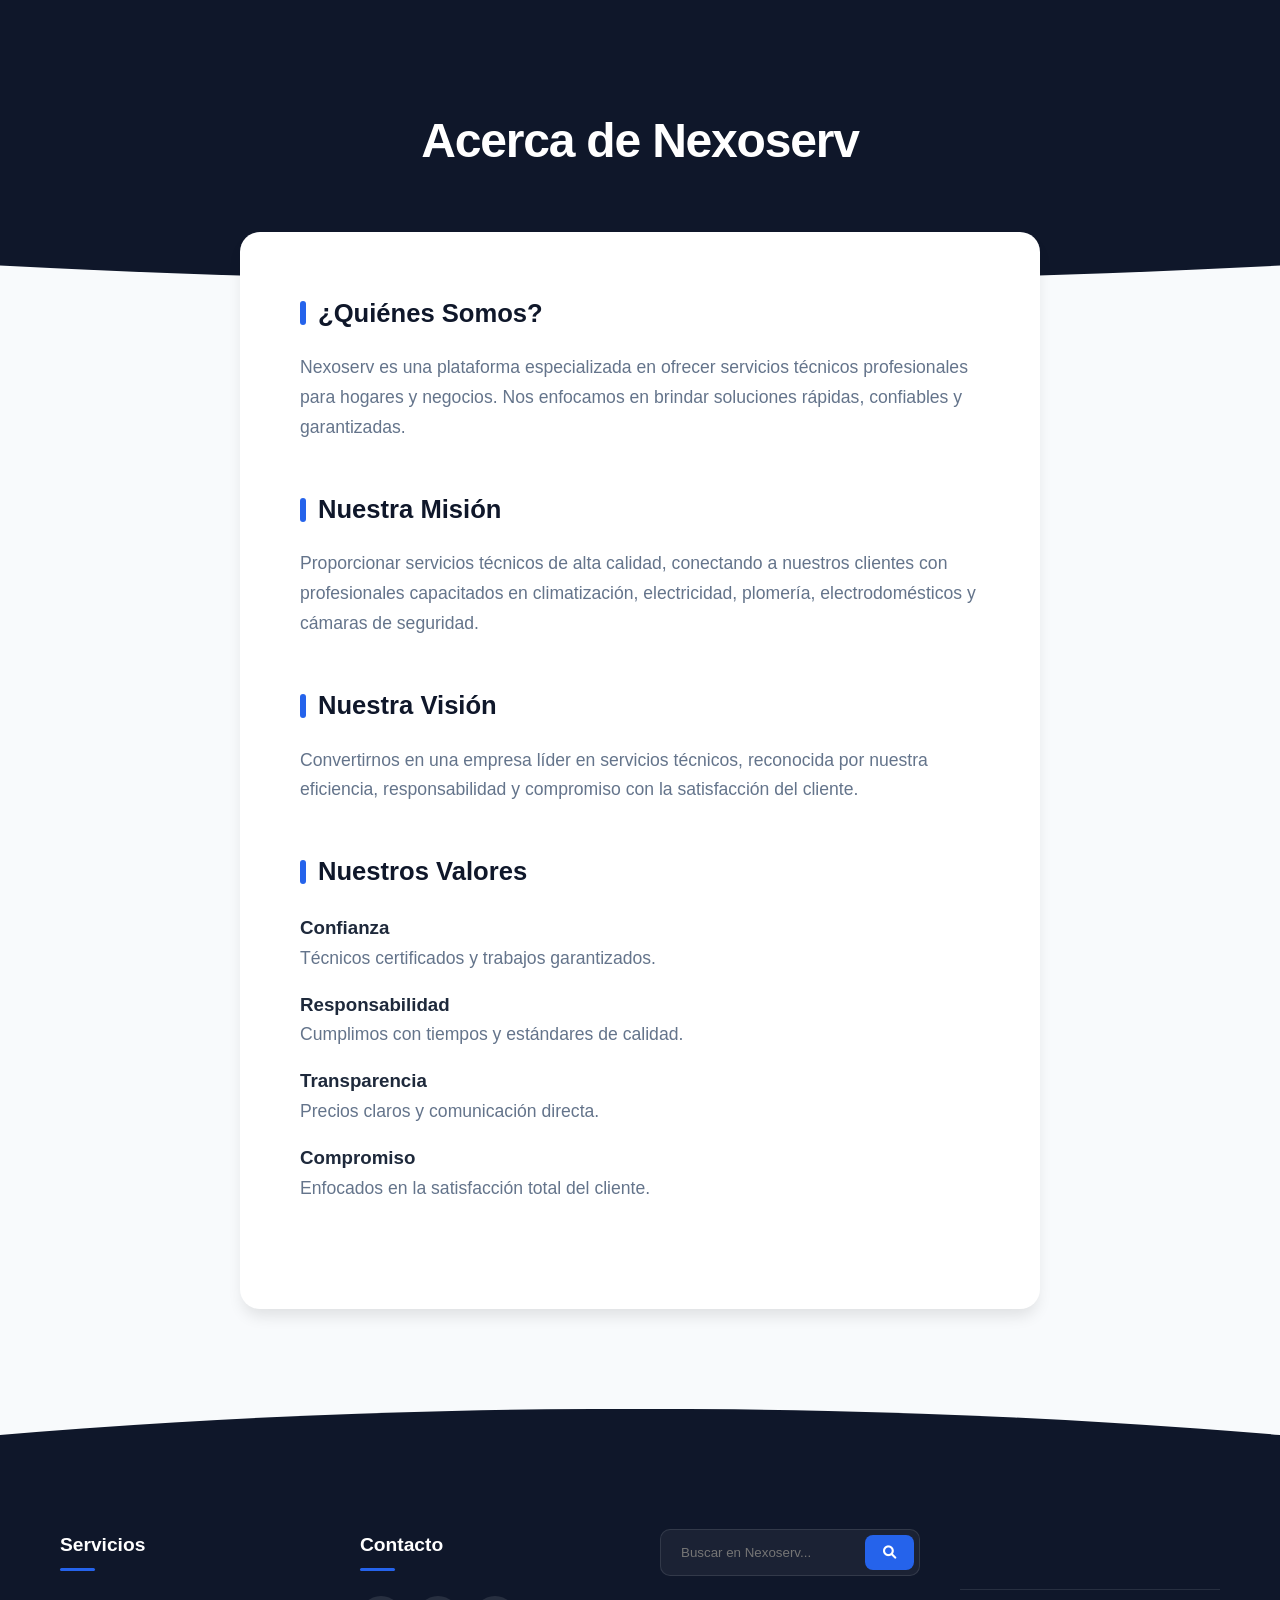
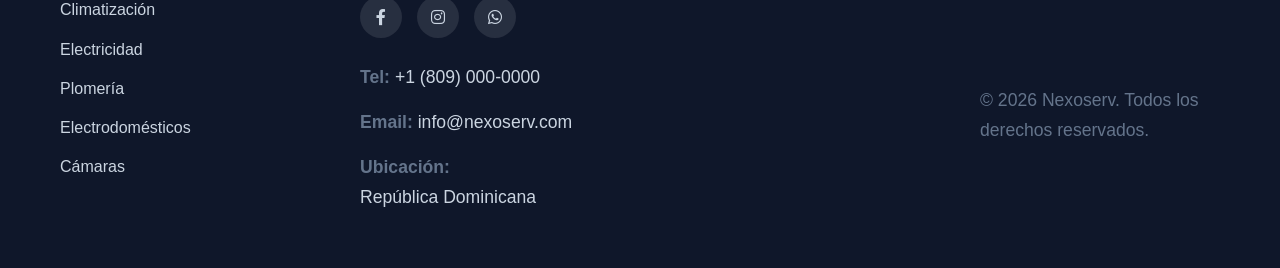
<file: acercade.html>
<!DOCTYPE html>
<html lang="es">
<head>
    <meta charset="UTF-8">
    <meta name="viewport" content="width=device-width, initial-scale=1.0">
    <title> - Nexoserv</title>
    
      <!-- CSS -->
    <link rel="stylesheet" href="estiloslegales.css">
    <link rel="stylesheet" href="footer.css">

 <!-- Font Awesome -->
    <link rel="stylesheet" href="https://cdnjs.cloudflare.com/ajax/libs/font-awesome/6.0.0/css/all.min.css">

     <!-- SEO Meta Tags -->
    <meta name="description" content="Nexoserv ofrece servicios de climatización, electricidad, plomería, electrodomésticos y cámaras de seguridad con técnicos certificados.">
    <meta name="keywords" content="climatización, electricidad, plomería, electrodomésticos, cámaras de seguridad, técnicos certificados">
    <meta name="author" content="Nexoserv">
    <meta property="og:title" content="Nexoserv | Técnicos Confiables">
    <meta property="og:description" content="Expertos en mantenimiento y soluciones para tu hogar o negocio.">
    <meta property="og:type" content="website">
</head>
</head>
<body>
    <header>
        <h1>Acerca de Nexoserv</h1>
    </header>

    <main>
        <section>
            <h2>¿Quiénes Somos?</h2>
            <p>
                Nexoserv es una plataforma especializada en ofrecer servicios técnicos
                profesionales para hogares y negocios. Nos enfocamos en brindar
                soluciones rápidas, confiables y garantizadas.
            </p>
        </section>

        <section>
            <h2>Nuestra Misión</h2>
            <p>
                Proporcionar servicios técnicos de alta calidad, conectando a nuestros
                clientes con profesionales capacitados en climatización, electricidad,
                plomería, electrodomésticos y cámaras de seguridad.
            </p>
        </section>

        <section>
            <h2>Nuestra Visión</h2>
            <p>
                Convertirnos en una empresa líder en servicios técnicos,
                reconocida por nuestra eficiencia, responsabilidad y compromiso
                con la satisfacción del cliente.
            </p>
        </section>

        <section class="about-section values">
            <h2>Nuestros Valores</h2>

            <div class="values-grid">
                <div class="value-card">
                    <h3>Confianza</h3>
                    <p>Técnicos certificados y trabajos garantizados.</p>
                </div>

                <div class="value-card">
                    <h3>Responsabilidad</h3>
                    <p>Cumplimos con tiempos y estándares de calidad.</p>
                </div>

                <div class="value-card">
                    <h3>Transparencia</h3>
                    <p>Precios claros y comunicación directa.</p>
                </div>

                <div class="value-card">
                    <h3>Compromiso</h3>
                    <p>Enfocados en la satisfacción total del cliente.</p>
                </div>
            </div>
        </section>

    </main>

    <!-- ================= FOOTER PRO ================= -->
<footer class="footer">

    <div class="footer-container">

        <!-- COLUMNA 1 -->
        <div class="footer-col">
            <h3>Servicios</h3>
            <ul>
                <li><a href="climatizacion.html">Climatización</a></li>
                <li><a href="electricidad.html">Electricidad</a></li>
                <li><a href="plomeria.html">Plomería</a></li>
                <li><a href="electrodomesticos.html">Electrodomésticos</a></li>
                <li><a href="camaras.html">Cámaras</a></li>
            </ul>
        </div>

       <!-- COLUMNA 3 -->
<div class="footer-col footer-contact">
    <h3>Contacto</h3>

    <div class="footer-sociales">
        <a href="#"><i class="fab fa-facebook-f"></i></a>
        <a href="#"><i class="fab fa-instagram"></i></a>
        <a href="#"><i class="fab fa-whatsapp"></i></a>
    </div>

    <p><strong>Tel:</strong> <a href="tel:+18090000000">+1 (809) 000-0000</a></p>

    <p><strong>Email:</strong> <a href="mailto:info@nexoserv.com">info@nexoserv.com</a></p>

    <p><strong>Ubicación:</strong> <a href="https://www.google.com/maps/search/República+Dominicana" target="_blank">República Dominicana</a></p>
</div>

            <div class="footer-search">
    <form id="searchForm">
        <input type="text" id="searchInput" placeholder="Buscar en Nexoserv..." required>
        <button type="submit">
            <i class="fas fa-search"></i>
        </button>
    </form>
</div>

    <!-- Línea inferior -->
    <div class="footer-bottom">
        <p>© 2026 Nexoserv. Todos los derechos reservados.</p>
    </div>

</footer>

<!-- JS -->
<script src="script.js"></script>
</body>
</html>
</file>
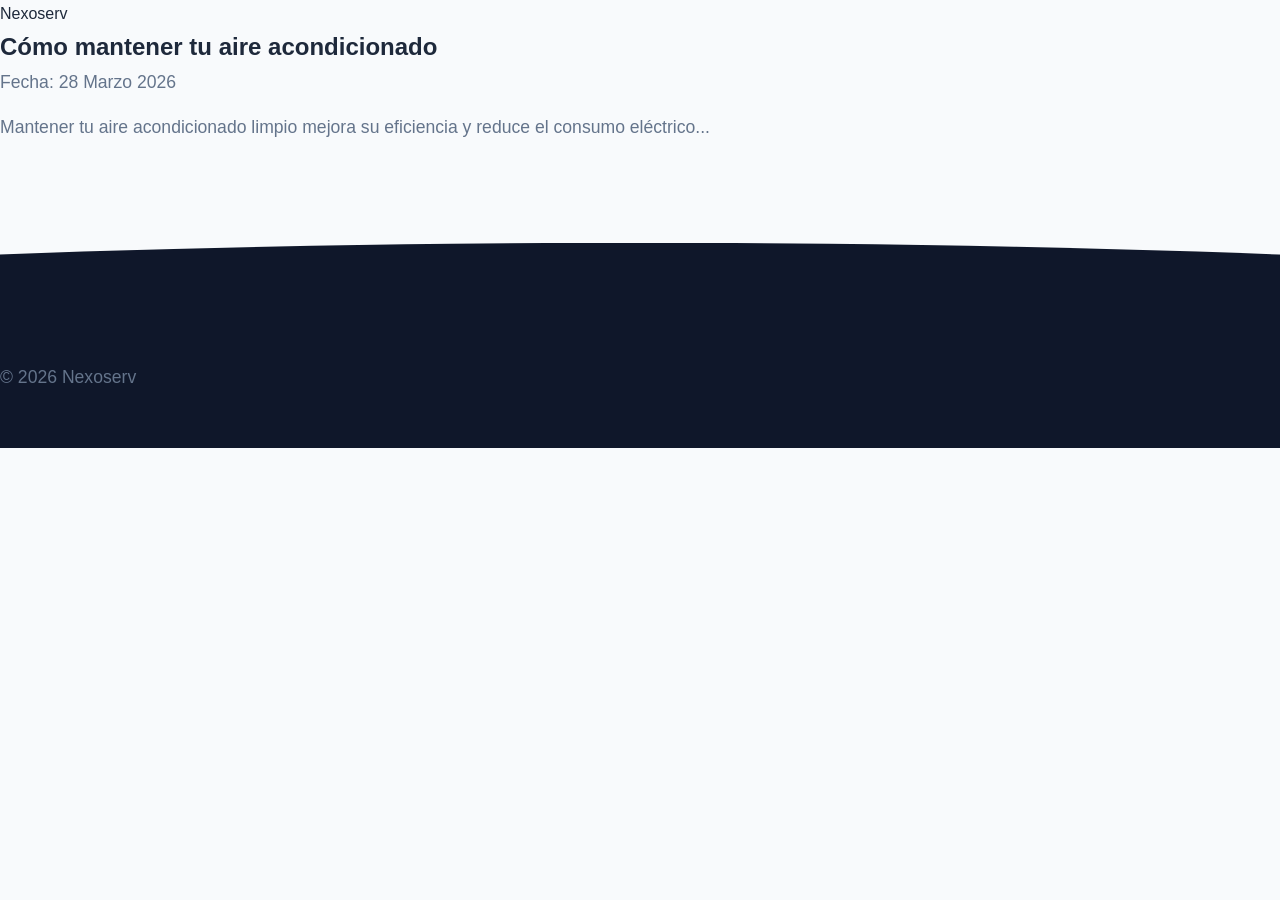
<file: articulo1.html>
<!DOCTYPE html>
<html lang="es">
<head>
    <meta charset="UTF-8">
    <title>Cómo mantener tu aire acondicionado</title>
    
    <!-- CSS -->
    <link rel="stylesheet" href="estiloslegales.css">
    <link rel="stylesheet" href="footer.css">

 <!-- Font Awesome -->
    <link rel="stylesheet" href="https://cdnjs.cloudflare.com/ajax/libs/font-awesome/6.0.0/css/all.min.css">

     <!-- SEO Meta Tags -->
    <meta name="description" content="Nexoserv ofrece servicios de climatización, electricidad, plomería, electrodomésticos y cámaras de seguridad con técnicos certificados.">
    <meta name="keywords" content="climatización, electricidad, plomería, electrodomésticos, cámaras de seguridad, técnicos certificados">
    <meta name="author" content="Nexoserv">
    <meta property="og:title" content="Nexoserv | Técnicos Confiables">
    <meta property="og:description" content="Expertos en mantenimiento y soluciones para tu hogar o negocio.">
    <meta property="og:type" content="website">
</head>
<body>

<nav class="navbar">
    <div class="logo">Nexoserv</div>
</nav>

<section class="articulo">
    <h1>Cómo mantener tu aire acondicionado</h1>
    <p>Fecha: 28 Marzo 2026</p>

    <p>
        Mantener tu aire acondicionado limpio mejora su eficiencia
        y reduce el consumo eléctrico...
    </p>
</section>

<footer class="footer">
    <p>© 2026 Nexoserv</p>
</footer>

</body>
</html>
</file>
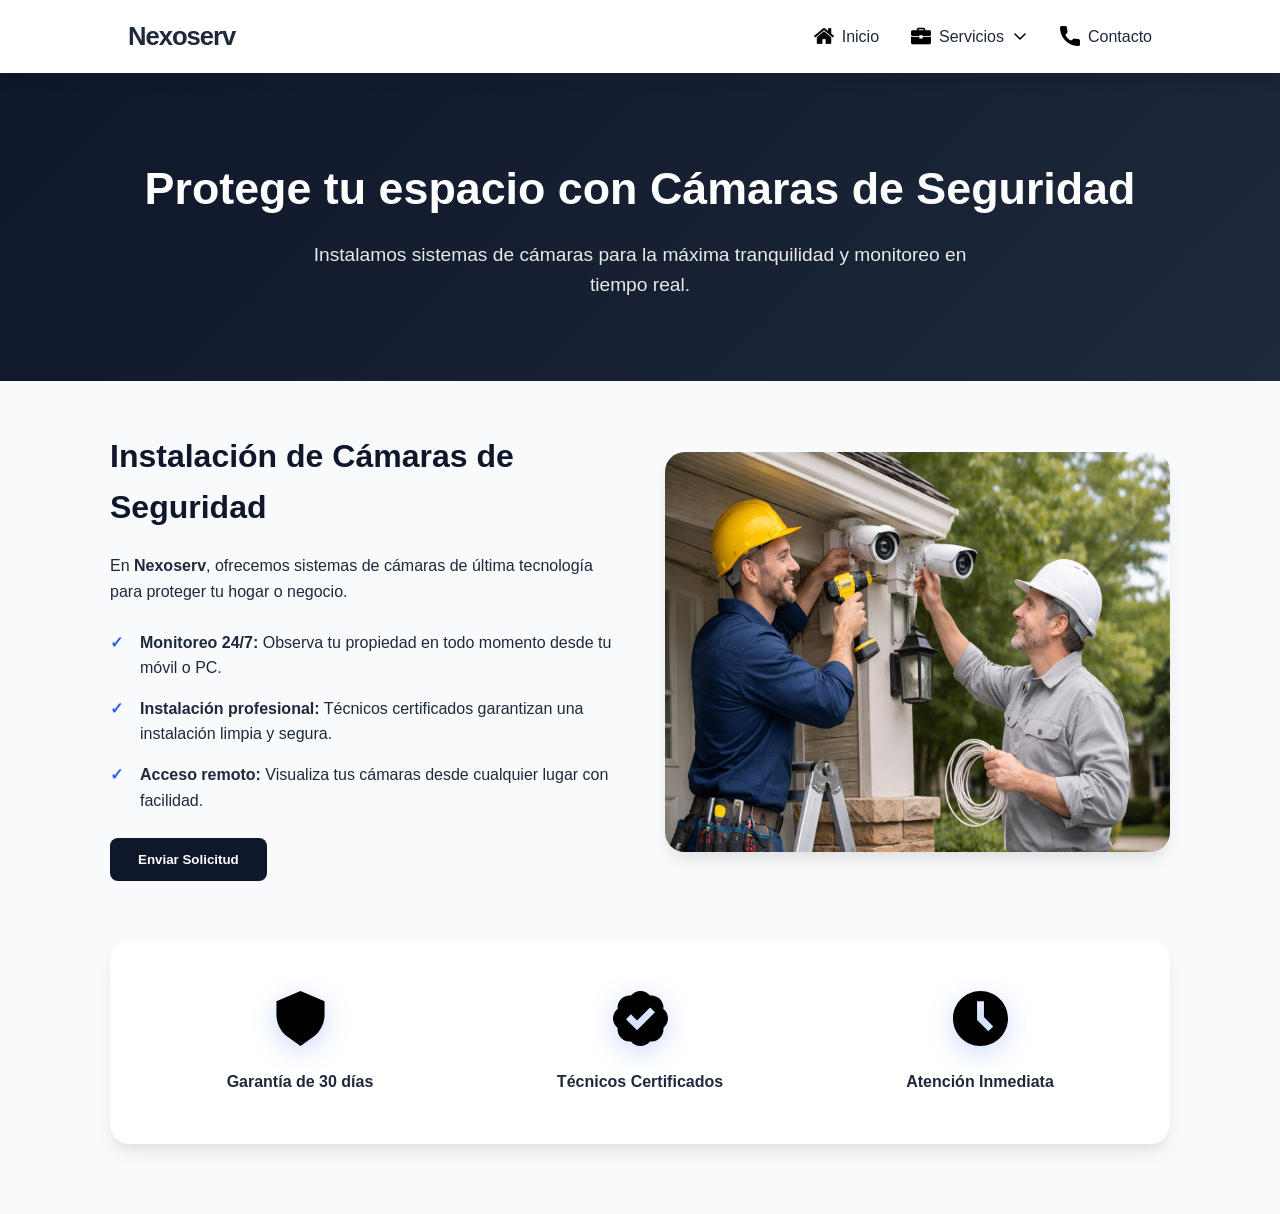
<file: camarasdeseguridad.html>
<!DOCTYPE html>
<html lang="es">
<head>
    <meta charset="UTF-8">
    <meta name="viewport" content="width=device-width, initial-scale=1.0">
    <title>Cámaras de Seguridad | Nexoserv</title>
    <meta name="description" content="Instalación profesional de cámaras de seguridad para proteger tu hogar o negocio.">
    <link rel="stylesheet" href="estilos-servicios.css">
    <link rel="stylesheet" href="footer.css">
</head>
<body>

    <!-- ================= NAVEGACIÓN ================= -->
<nav class="navbar">
    <div class="logo">Nexoserv</div>

    <ul class="nav-links">
    <li>
    <a href="#" onclick="goHome(event)">
        <img src="iconshome.png" alt="Inicio" class="nav-icon">
        <span>Inicio</span>
    </a>
</li>

<script>
function goHome(event) {
    event.preventDefault(); // Evita recargar la página
    // Scroll suave al inicio
    window.scrollTo({ top: 0, behavior: 'smooth' });
}
</script>

        <li class="dropdown">
            <a href="javascript:void(0)" class="dropbtn">
                <img src="iconsbriefcase.png" alt="Servicios" class="nav-icon">
                <span>Servicios</span>
                <img src="iconschevron-down.png" alt="Dropdown" class="nav-icon-small">
            </a>
            <div class="dropdown-content">
                <a href="climatizacion.html">Climatización</a>
                <a href="electricidad.html">Electricidad</a>
                <a href="plomeria.html">Plomería</a>
                <a href="electrodomesticos.html">Electrodomésticos</a>
                <a href="camaras.html">Cámaras de Seguridad</a>
            </div>
        </li>

        <li>
            <a href="#contacto">
                <img src="iconsphone.png" alt="Contacto" class="nav-icon">
                <span>Contacto</span>
            </a>
        </li>
    </ul>
</nav>


    <header class="service-page-header">
        <div class="container">
            <h1>Protege tu espacio con Cámaras de Seguridad</h1>
            <p>Instalamos sistemas de cámaras para la máxima tranquilidad y monitoreo en tiempo real.</p>
        </div>
    </header>

    <main class="container">
        <section class="details">
            <div class="detail-grid">
                <div class="detail-text">
                    <h2>Instalación de Cámaras de Seguridad</h2>
                    <p>En <strong>Nexoserv</strong>, ofrecemos sistemas de cámaras de última tecnología para proteger tu hogar o negocio.</p>
                    <ul class="service-list">
                        <li><strong>Monitoreo 24/7:</strong> Observa tu propiedad en todo momento desde tu móvil o PC.</li>
                        <li><strong>Instalación profesional:</strong> Técnicos certificados garantizan una instalación limpia y segura.</li>
                        <li><strong>Acceso remoto:</strong> Visualiza tus cámaras desde cualquier lugar con facilidad.</li>
                    </ul>
                    <button class="abrir-formulario">Enviar Solicitud</button>
                </div>
               <div class="detail-image">
                <img src="IMAGEN5.jpg" alt="Descripción de la imagen" class="image-placeholder">
               </div>
            </div>
               </section>

       <section class="trust-icons">

    <div class="trust-item">
        <img src="trust3.svg" class="trust-svg" alt="Garantía">
        <p>Garantía de 30 días</p>
    </div>

    <div class="trust-item">
        <img src="trust1.svg" class="trust-svg" alt="Certificados">
        <p>Técnicos Certificados</p>
    </div>

    <div class="trust-item">
        <img src="trust4.svg" class="trust-svg" alt="Atención">
        <p>Atención Inmediata</p>
    </div>

</section>

        <!-- ================= MODAL FORMULARIO ================= -->
<div id="modalFormulario" class="modal">
    <div class="modal-contenido">

        <span class="cerrar-modal">&times;</span>

        <h2>Solicita tu Servicio</h2>

        <form id="formularioSolicitud">
            <input type="hidden" name="form-name" value="solicitud-servicio">

            <input type="text" name="nombre" placeholder="Nombre completo" required>
            <input type="tel" name="telefono" placeholder="Teléfono" required>

            <select name="provincia" required>
                <option value="">Selecciona tu provincia</option>
                <option>Santo Domingo</option>
                <option>Santiago</option>
                <option>La Altagracia (Punta Cana)</option>
                <option>San Cristóbal</option>
                <option>La Romana</option>
                <option>Puerto Plata</option>
                <option>San Pedro de Macorís</option>
                <option>La Vega</option>
                <option>Duarte (San Francisco de Macorís)</option>
            </select>

            <input type="text" name="ciudad" placeholder="Sector o Ciudad" required>

            <select name="tipo-servicio" required>
                <option value="">Tipo de servicio</option>
                <option>Instalación</option>
                <option>Reparación</option>
                <option>Mantenimiento</option>
            </select>

            <textarea name="descripcion" rows="4" placeholder="Describe tu problema"></textarea>

            <div class="urgente">
                <label>¿Es urgente?</label>
                <select name="urgente">
                    <option>No</option>
                    <option>Sí</option>
                </select>
            </div>

            <button type="submit" class="btn-enviar">Enviar Solicitud</button>

            <!-- MENSAJE DE ÉXITO -->
            <div class="mensaje-exito" id="mensajeExito">
                <div class="check-wrapper">
                    <svg viewBox="0 0 52 52" class="check-svg">
                        <circle cx="26" cy="26" r="25" fill="none"/>
                        <path fill="none" d="M14 27 l7 7 l16 -16"/>
                    </svg>
                </div>
                <h3>Solicitud enviada correctamente</h3>
                <p>Un técnico se pondrá en contacto contigo en breve.</p>
            </div>

        </form>

    </div>
</div>


           <script src="https://cdn.lordicon.com/lordicon.js"></script>
      <script src="//code.tidio.co/xysckbvhx3xlw9eiwsqm6vudtkcwblx0.js" async></script>
    
    <script src="script.js"></script>
</body>
</html>
</file>
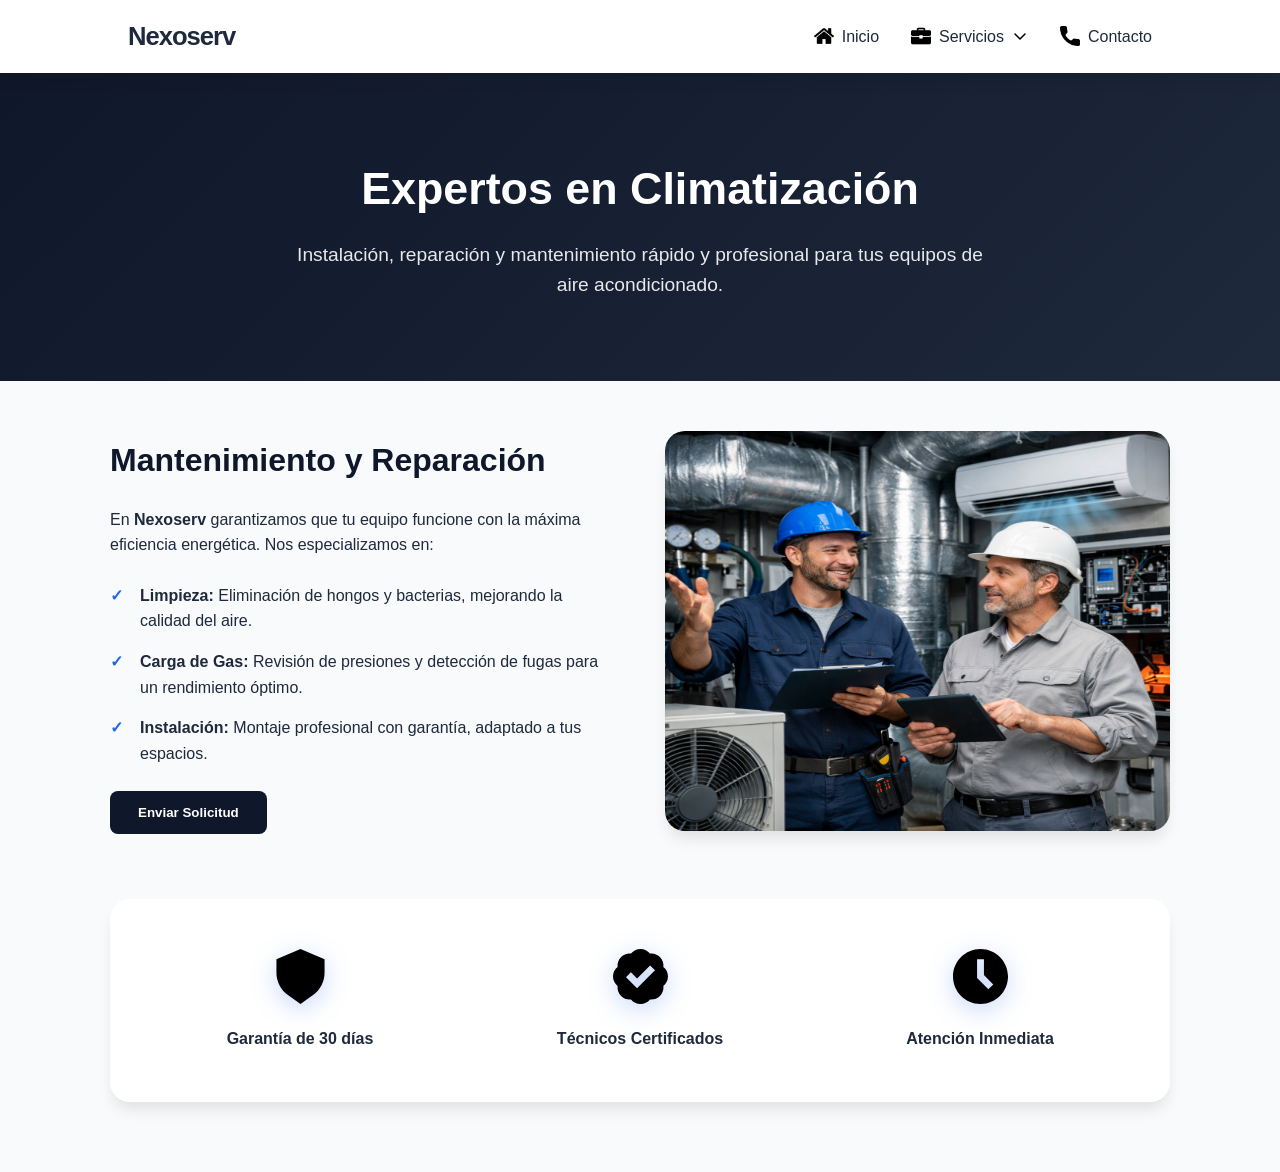
<file: climatizacion.html>
<!DOCTYPE html>
<html lang="es">
<head>
    <meta charset="UTF-8">
    <meta name="viewport" content="width=device-width, initial-scale=1.0">
    <title>Climatización | Nexoserv</title>
    <meta name="description" content="Servicio técnico especializado en climatización: instalación, mantenimiento y reparación.">
    <link rel="stylesheet" href="estilos-servicios.css">
    <link rel="stylesheet" href="footer.css">
</head>
<body>

    <!-- ================= NAVEGACIÓN ================= -->
<nav class="navbar">
    <div class="logo">Nexoserv</div>

    <ul class="nav-links">
        <li>
            <a href="hero">
                <img src="iconshome.png" alt="Inicio" class="nav-icon">
                <span>Inicio</span>
            </a>
        </li>

        <li class="dropdown">
            <a href="javascript:void(0)" class="dropbtn">
                <img src="iconsbriefcase.png" alt="Servicios" class="nav-icon">
                <span>Servicios</span>
                <img src="iconschevron-down.png" alt="Dropdown" class="nav-icon-small">
            </a>
            <div class="dropdown-content">
                <a href="climatizacion.html">Climatización</a>
                <a href="electricidad.html">Electricidad</a>
                <a href="plomeria.html">Plomería</a>
                <a href="electrodomesticos.html">Electrodomésticos</a>
                <a href="camaras.html">Cámaras de Seguridad</a>
            </div>
        </li>

        <li>
            <a href="#contacto">
                <img src="iconsphone.png" alt="Contacto" class="nav-icon">
                <span>Contacto</span>
            </a>
        </li>
    </ul>
</nav>


    <header class="service-page-header">
        <div class="container">
            <h1>Expertos en Climatización</h1>
            <p>Instalación, reparación y mantenimiento rápido y profesional para tus equipos de aire acondicionado.</p>
        </div>
    </header>

   <main class="container">
        <section class="details">
            <div class="detail-grid">
                <div class="detail-text">
                    <h2>Mantenimiento y Reparación</h2>
                    <p>En <strong>Nexoserv</strong> garantizamos que tu equipo funcione con la máxima eficiencia energética. Nos especializamos en:</p>
                    <ul class="service-list">
                        <li><strong>Limpieza:</strong> Eliminación de hongos y bacterias, mejorando la calidad del aire.</li>
                        <li><strong>Carga de Gas:</strong> Revisión de presiones y detección de fugas para un rendimiento óptimo.</li>
                        <li><strong>Instalación:</strong> Montaje profesional con garantía, adaptado a tus espacios.</li>
                    </ul>
                    <button class="abrir-formulario">Enviar Solicitud</button>
                </div>
                <div class="detail-image">
                <img src="IMAGEN1.jpg" alt="Descripción de la imagen" class="image-placeholder">
               </div>
            </div>
        </section>

      <section class="trust-icons">

    <div class="trust-item">
        <img src="trust3.svg" class="trust-svg" alt="Garantía">
        <p>Garantía de 30 días</p>
    </div>

    <div class="trust-item">
        <img src="trust1.svg" class="trust-svg" alt="Certificados">
        <p>Técnicos Certificados</p>
    </div>

    <div class="trust-item">
        <img src="trust4.svg" class="trust-svg" alt="Atención">
        <p>Atención Inmediata</p>
    </div>

</section>

        <!-- ================= MODAL FORMULARIO ================= -->
<div id="modalFormulario" class="modal">
    <div class="modal-contenido">

        <span class="cerrar-modal">&times;</span>

        <h2>Solicita tu Servicio</h2>

        <form id="formularioSolicitud">
            <input type="hidden" name="form-name" value="solicitud-servicio">

            <input type="text" name="nombre" placeholder="Nombre completo" required>
            <input type="tel" name="telefono" placeholder="Teléfono" required>

            <select name="provincia" required>
                <option value="">Selecciona tu provincia</option>
                <option>Santo Domingo</option>
                <option>Santiago</option>
                <option>La Altagracia (Punta Cana)</option>
                <option>San Cristóbal</option>
                <option>La Romana</option>
                <option>Puerto Plata</option>
                <option>San Pedro de Macorís</option>
                <option>La Vega</option>
                <option>Duarte (San Francisco de Macorís)</option>
            </select>

            <input type="text" name="ciudad" placeholder="Sector o Ciudad" required>

            <select name="tipo-servicio" required>
                <option value="">Tipo de servicio</option>
                <option>Instalación</option>
                <option>Reparación</option>
                <option>Mantenimiento</option>
            </select>

            <textarea name="descripcion" rows="4" placeholder="Describe tu problema"></textarea>

            <div class="urgente">
                <label>¿Es urgente?</label>
                <select name="urgente">
                    <option>No</option>
                    <option>Sí</option>
                </select>
            </div>

            <button type="submit" class="btn-enviar">Enviar Solicitud</button>

            <!-- MENSAJE DE ÉXITO -->
            <div class="mensaje-exito" id="mensajeExito">
                <div class="check-wrapper">
                    <svg viewBox="0 0 52 52" class="check-svg">
                        <circle cx="26" cy="26" r="25" fill="none"/>
                        <path fill="none" d="M14 27 l7 7 l16 -16"/>
                    </svg>
                </div>
                <h3>Solicitud enviada correctamente</h3>
                <p>Un técnico se pondrá en contacto contigo en breve.</p>
            </div>

        </form>

    </div>
</div>
    </section>

    <!-- OTRAS SECCIONES -->

    <!-- SCRIPT LORDICON -->
    <script src="https://cdn.lordicon.com/lordicon.js"></script>
    <script src="//code.tidio.co/xysckbvhx3xlw9eiwsqm6vudtkcwblx0.js" async></script>
    <script src="script.js"></script>
</body>
</html>
</file>
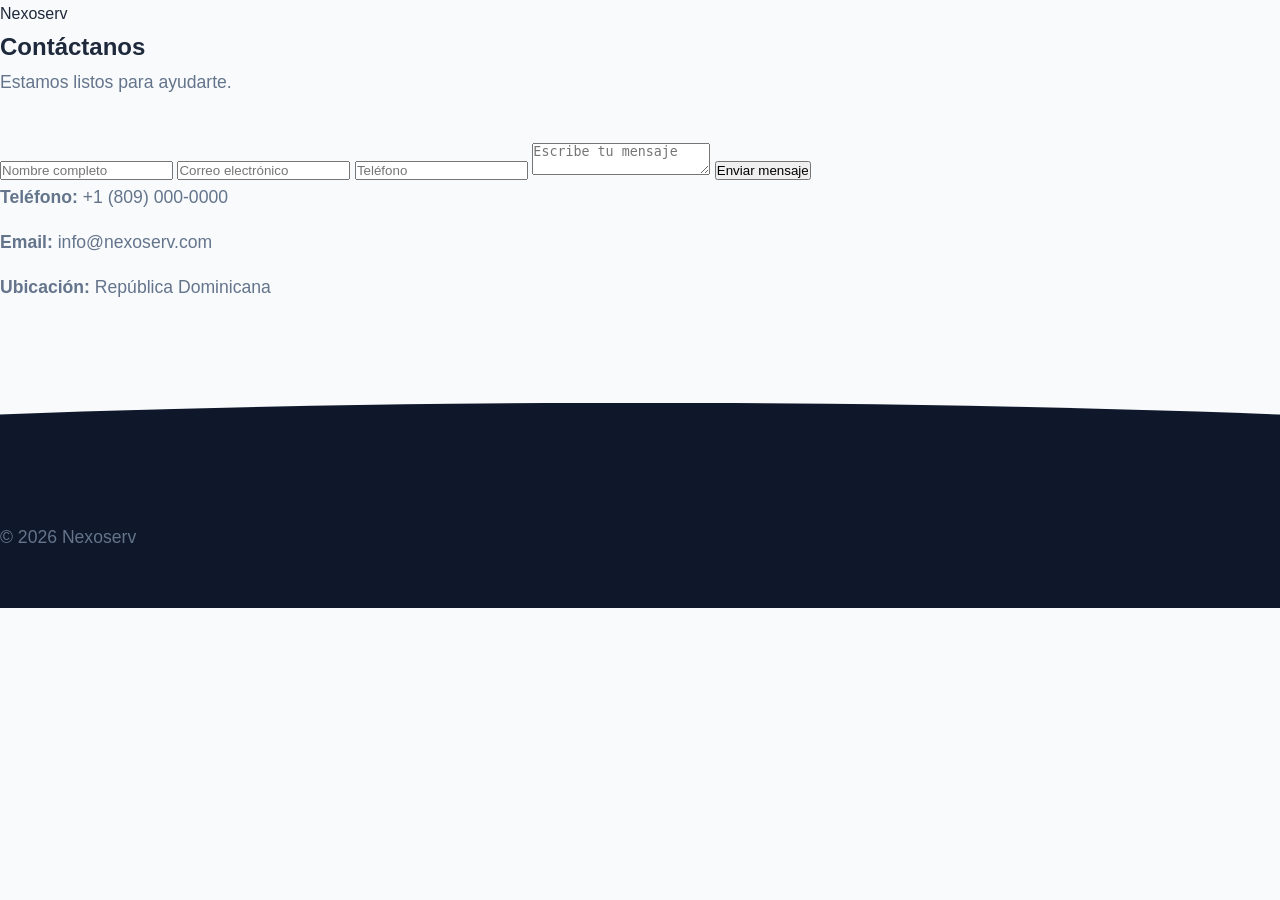
<file: contacto.html>
<!DOCTYPE html>
<html lang="es">
<head>
    <meta charset="UTF-8">
    <title>Contacto | Nexoserv</title>
    
   <!-- CSS -->
    <link rel="stylesheet" href="estiloslegales.css">
    <link rel="stylesheet" href="footer.css">

 <!-- Font Awesome -->
    <link rel="stylesheet" href="https://cdnjs.cloudflare.com/ajax/libs/font-awesome/6.0.0/css/all.min.css">

     <!-- SEO Meta Tags -->
    <meta name="description" content="Nexoserv ofrece servicios de climatización, electricidad, plomería, electrodomésticos y cámaras de seguridad con técnicos certificados.">
    <meta name="keywords" content="climatización, electricidad, plomería, electrodomésticos, cámaras de seguridad, técnicos certificados">
    <meta name="author" content="Nexoserv">
    <meta property="og:title" content="Nexoserv | Técnicos Confiables">
    <meta property="og:description" content="Expertos en mantenimiento y soluciones para tu hogar o negocio.">
    <meta property="og:type" content="website">
</head>
<body>

<nav class="navbar">
    <div class="logo">Nexoserv</div>
</nav>

<section class="page-hero">
    <h1>Contáctanos</h1>
    <p>Estamos listos para ayudarte.</p>
</section>

<section class="contacto-section">

    <form class="form-contacto">
        <input type="text" placeholder="Nombre completo" required>
        <input type="email" placeholder="Correo electrónico" required>
        <input type="tel" placeholder="Teléfono">
        <textarea placeholder="Escribe tu mensaje" required></textarea>
        <button type="submit">Enviar mensaje</button>
    </form>

    <div class="info-contacto">
        <p><strong>Teléfono:</strong> +1 (809) 000-0000</p>
        <p><strong>Email:</strong> info@nexoserv.com</p>
        <p><strong>Ubicación:</strong> República Dominicana</p>
    </div>

</section>

<footer class="footer">
    <p>© 2026 Nexoserv</p>
</footer>

</body>
</html>
</file>
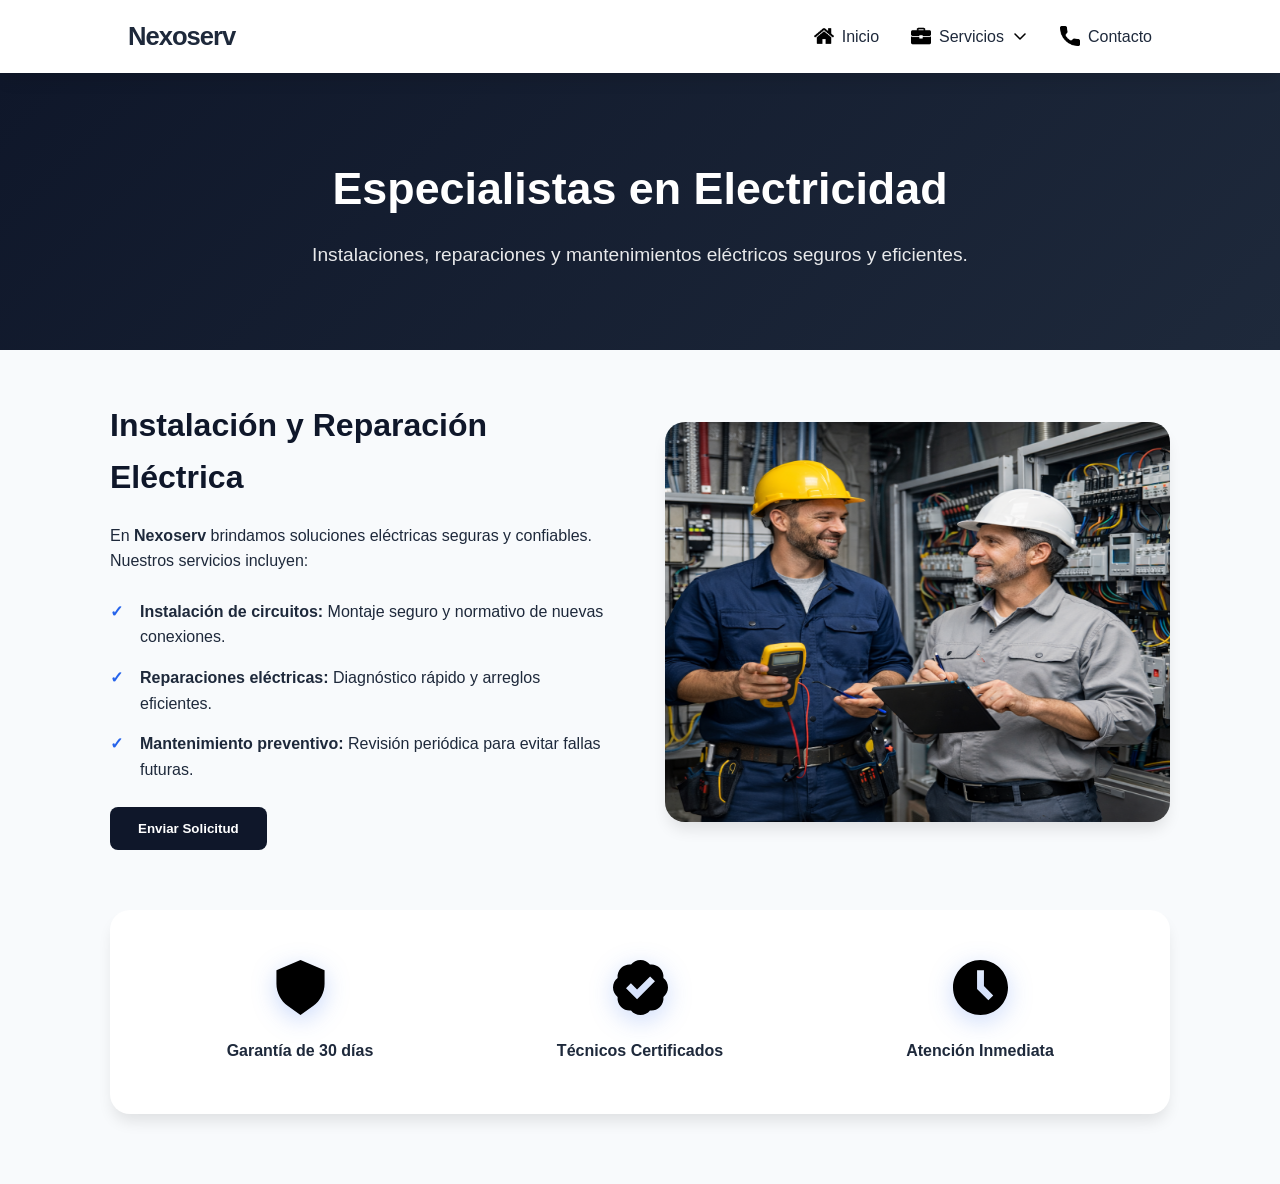
<file: electricidad.html>
<!DOCTYPE html>
<html lang="es">
<head>
    <meta charset="UTF-8">
    <meta name="viewport" content="width=device-width, initial-scale=1.0">
    <title>Electricidad | Nexoserv</title>
    <meta name="description" content="Servicio técnico especializado en electricidad: instalaciones, reparaciones y mantenimientos seguros.">
    <link rel="stylesheet" href="estilos-servicios.css">
    <link rel="stylesheet" href="footer.css">
</head>
<body>

    <!-- ================= NAVEGACIÓN ================= -->
<nav class="navbar">
    <div class="logo">Nexoserv</div>

    <ul class="nav-links">
        <li>
            <a href="hero">
                <img src="iconshome.png" alt="Inicio" class="nav-icon">
                <span>Inicio</span>
            </a>
        </li>

        <li class="dropdown">
            <a href="javascript:void(0)" class="dropbtn">
                <img src="iconsbriefcase.png" alt="Servicios" class="nav-icon">
                <span>Servicios</span>
                <img src="iconschevron-down.png" alt="Dropdown" class="nav-icon-small">
            </a>
            <div class="dropdown-content">
                <a href="climatizacion.html">Climatización</a>
                <a href="electricidad.html">Electricidad</a>
                <a href="plomeria.html">Plomería</a>
                <a href="electrodomesticos.html">Electrodomésticos</a>
                <a href="camaras.html">Cámaras de Seguridad</a>
            </div>
        </li>

        <li>
            <a href="#contacto">
                <img src="iconsphone.png" alt="Contacto" class="nav-icon">
                <span>Contacto</span>
            </a>
        </li>
    </ul>
</nav>

    <header class="service-page-header">
        <div class="container">
            <h1>Especialistas en Electricidad</h1>
            <p>Instalaciones, reparaciones y mantenimientos eléctricos seguros y eficientes.</p>
        </div>
    </header>

    <main class="container">
        <section class="details">
            <div class="detail-grid">
                <div class="detail-text">
                    <h2>Instalación y Reparación Eléctrica</h2>
                    <p>En <strong>Nexoserv</strong> brindamos soluciones eléctricas seguras y confiables. Nuestros servicios incluyen:</p>
                    <ul class="service-list">
                        <li><strong>Instalación de circuitos:</strong> Montaje seguro y normativo de nuevas conexiones.</li>
                        <li><strong>Reparaciones eléctricas:</strong> Diagnóstico rápido y arreglos eficientes.</li>
                        <li><strong>Mantenimiento preventivo:</strong> Revisión periódica para evitar fallas futuras.</li>
                    </ul>
                    <button class="abrir-formulario">Enviar Solicitud</button>
                </div>
                <div class="detail-image">
                <img src="IMAGEN2.jpg" alt="Descripción de la imagen" class="image-placeholder">
               </div>
            </div>
        </section>

       <section class="trust-icons">

    <div class="trust-item">
        <img src="trust3.svg" class="trust-svg" alt="Garantía">
        <p>Garantía de 30 días</p>
    </div>

    <div class="trust-item">
        <img src="trust1.svg" class="trust-svg" alt="Certificados">
        <p>Técnicos Certificados</p>
    </div>

    <div class="trust-item">
        <img src="trust4.svg" class="trust-svg" alt="Atención">
        <p>Atención Inmediata</p>
    </div>

</section>

        <!-- ================= MODAL FORMULARIO ================= -->
<div id="modalFormulario" class="modal">
    <div class="modal-contenido">

        <span class="cerrar-modal">&times;</span>

        <h2>Solicita tu Servicio</h2>

        <form id="formularioSolicitud">
            <input type="hidden" name="form-name" value="solicitud-servicio">

            <input type="text" name="nombre" placeholder="Nombre completo" required>
            <input type="tel" name="telefono" placeholder="Teléfono" required>

            <select name="provincia" required>
                <option value="">Selecciona tu provincia</option>
                <option>Santo Domingo</option>
                <option>Santiago</option>
                <option>La Altagracia (Punta Cana)</option>
                <option>San Cristóbal</option>
                <option>La Romana</option>
                <option>Puerto Plata</option>
                <option>San Pedro de Macorís</option>
                <option>La Vega</option>
                <option>Duarte (San Francisco de Macorís)</option>
            </select>

            <input type="text" name="ciudad" placeholder="Sector o Ciudad" required>

            <select name="tipo-servicio" required>
                <option value="">Tipo de servicio</option>
                <option>Instalación</option>
                <option>Reparación</option>
                <option>Mantenimiento</option>
            </select>

            <textarea name="descripcion" rows="4" placeholder="Describe tu problema"></textarea>

            <div class="urgente">
                <label>¿Es urgente?</label>
                <select name="urgente">
                    <option>No</option>
                    <option>Sí</option>
                </select>
            </div>

            <button type="submit" class="btn-enviar">Enviar Solicitud</button>

            <!-- MENSAJE DE ÉXITO -->
            <div class="mensaje-exito" id="mensajeExito">
                <div class="check-wrapper">
                    <svg viewBox="0 0 52 52" class="check-svg">
                        <circle cx="26" cy="26" r="25" fill="none"/>
                        <path fill="none" d="M14 27 l7 7 l16 -16"/>
                    </svg>
                </div>
                <h3>Solicitud enviada correctamente</h3>
                <p>Un técnico se pondrá en contacto contigo en breve.</p>
            </div>

        </form>

    </div>
</div>

         <script src="https://cdn.lordicon.com/lordicon.js"></script>
       <script src="//code.tidio.co/xysckbvhx3xlw9eiwsqm6vudtkcwblx0.js" async></script>
    
    <script src="script.js"></script>
</body>
</html>
</file>
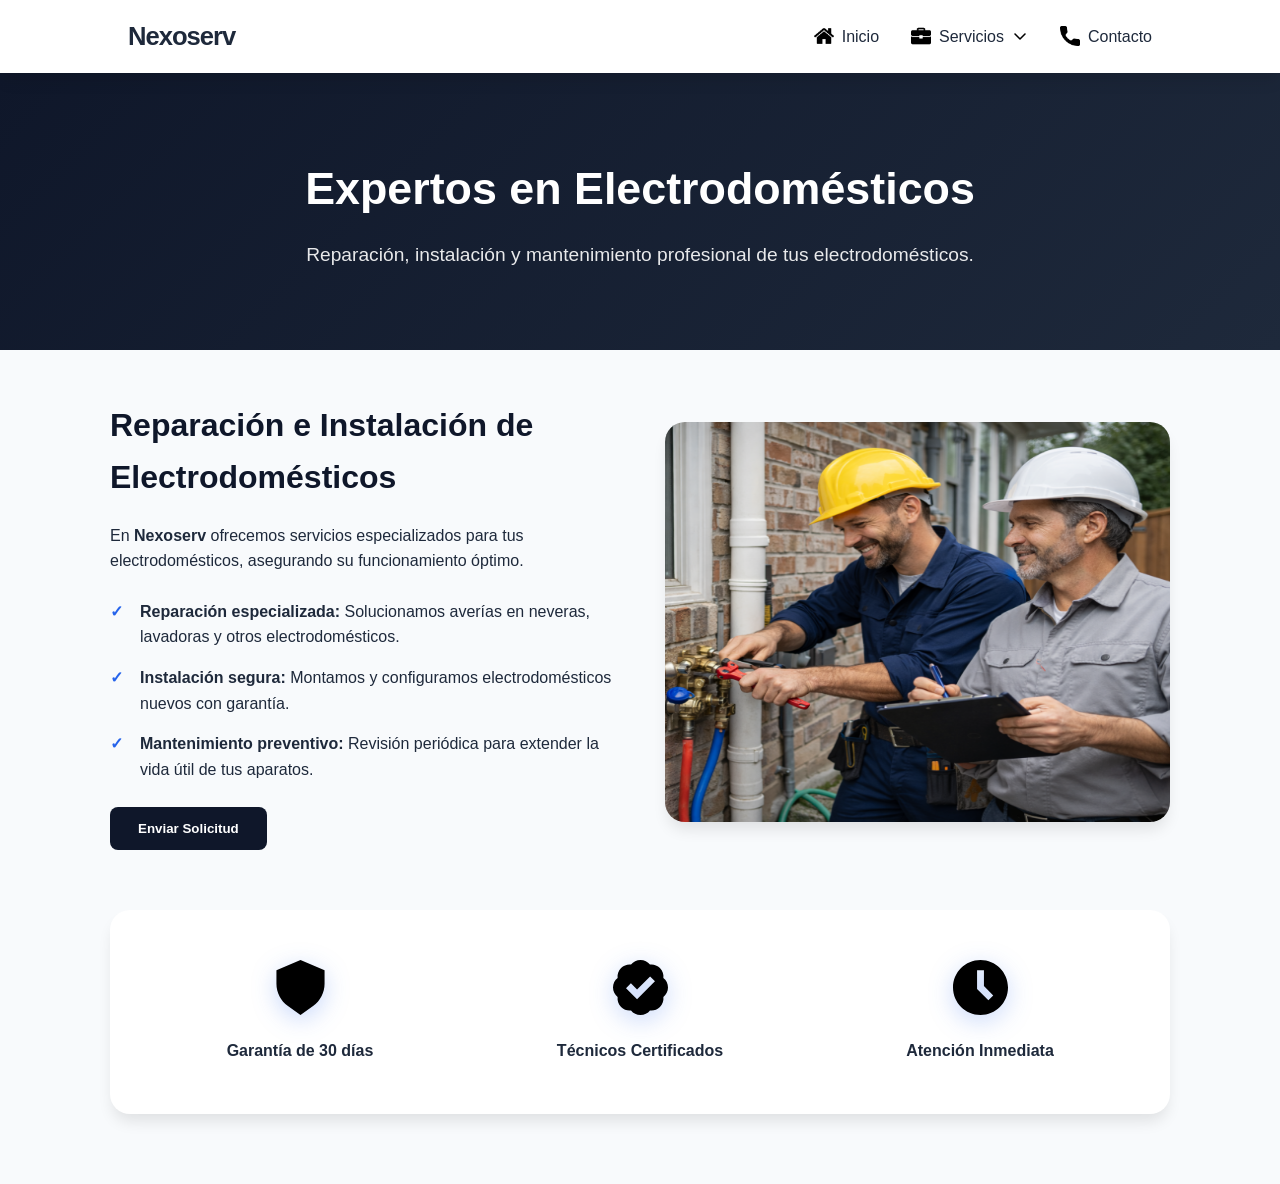
<file: electrodomesticos.html>
<!DOCTYPE html>
<html lang="es">
<head>
    <meta charset="UTF-8">
    <meta name="viewport" content="width=device-width, initial-scale=1.0">
    <title>Electrodomésticos | Nexoserv</title>
    <meta name="description" content="Servicio técnico especializado en electrodomésticos: reparación, instalación y mantenimiento.">
    <link rel="stylesheet" href="estilos-servicios.css">
</head>
<body>

    <!-- ================= NAVEGACIÓN ================= -->
<nav class="navbar">
    <div class="logo">Nexoserv</div>

    <ul class="nav-links">
        <li>
            <a href="index.html">
                <img src="iconshome.png" alt="Inicio" class="nav-icon">
                <span>Inicio</span>
            </a>
        </li>

        <li class="dropdown">
            <a href="javascript:void(0)" class="dropbtn">
                <img src="iconsbriefcase.png" alt="Servicios" class="nav-icon">
                <span>Servicios</span>
                <img src="iconschevron-down.png" alt="Dropdown" class="nav-icon-small">
            </a>
            <div class="dropdown-content">
                <a href="climatizacion.html">Climatización</a>
                <a href="electricidad.html">Electricidad</a>
                <a href="plomeria.html">Plomería</a>
                <a href="electrodomesticos.html">Electrodomésticos</a>
                <a href="camaras.html">Cámaras de Seguridad</a>
            </div>
        </li>

        <li>
            <a href="#contacto">
                <img src="iconsphone.png" alt="Contacto" class="nav-icon">
                <span>Contacto</span>
            </a>
        </li>
    </ul>
</nav>


    <!-- ================= HEADER ================= -->
    <header class="service-page-header">
        <div class="container">
            <h1>Expertos en Electrodomésticos</h1>
            <p>Reparación, instalación y mantenimiento profesional de tus electrodomésticos.</p>
        </div>
    </header>

    <!-- ================= MAIN ================= -->
    <main class="container">

        <!-- ======= DETALLES DEL SERVICIO ======= -->
        <section class="details">
            <div class="detail-grid">
                <div class="detail-text">
                    <h2>Reparación e Instalación de Electrodomésticos</h2>
                    <p>En <strong>Nexoserv</strong> ofrecemos servicios especializados para tus electrodomésticos, asegurando su funcionamiento óptimo.</p>
                    <ul class="service-list">
                        <li><strong>Reparación especializada:</strong> Solucionamos averías en neveras, lavadoras y otros electrodomésticos.</li>
                        <li><strong>Instalación segura:</strong> Montamos y configuramos electrodomésticos nuevos con garantía.</li>
                        <li><strong>Mantenimiento preventivo:</strong> Revisión periódica para extender la vida útil de tus aparatos.</li>
                    </ul>
                    <button class="abrir-formulario">Enviar Solicitud</button>
                </div>
                <div class="detail-image">
                <img src="IMAGEN4.jpg" alt="Descripción de la imagen" class="image-placeholder">
               </div>
            </div>
        </section>

        <!-- ======= ICONOS DE CONFIANZA ======= -->
        <section class="trust-icons">

    <div class="trust-item">
        <img src="trust3.svg" class="trust-svg" alt="Garantía">
        <p>Garantía de 30 días</p>
    </div>

    <div class="trust-item">
        <img src="trust1.svg" class="trust-svg" alt="Certificados">
        <p>Técnicos Certificados</p>
    </div>

    <div class="trust-item">
        <img src="trust4.svg" class="trust-svg" alt="Atención">
        <p>Atención Inmediata</p>
    </div>

</section>
        <!-- ================= MODAL FORMULARIO ================= -->
        <div id="modalFormulario" class="modal">
            <div class="modal-contenido">

                <span class="cerrar-modal">&times;</span>

                <h2>Solicita tu Servicio</h2>

                <form id="formularioSolicitud" name="solicitud-servicio">
                    <input type="hidden" name="form-name" value="solicitud-servicio">

                    <input type="text" name="nombre" placeholder="Nombre completo" required>
                    <input type="tel" name="telefono" placeholder="Teléfono" required>

                    <select name="provincia" required>
                        <option value="">Selecciona tu provincia</option>
                        <option>Santo Domingo</option>
                        <option>Santiago</option>
                        <option>La Altagracia (Punta Cana)</option>
                        <option>San Cristóbal</option>
                        <option>La Romana</option>
                        <option>Puerto Plata</option>
                        <option>San Pedro de Macorís</option>
                        <option>La Vega</option>
                        <option>Duarte (San Francisco de Macorís)</option>
                    </select>

                    <input type="text" name="ciudad" placeholder="Sector o Ciudad" required>

                    <select name="tipo-servicio" required>
                        <option value="">Tipo de servicio</option>
                        <option>Instalación</option>
                        <option>Reparación</option>
                        <option>Mantenimiento</option>
                    </select>

                    <textarea name="descripcion" rows="4" placeholder="Describe tu problema"></textarea>

                    <div class="urgente">
                        <label>¿Es urgente?</label>
                        <select name="urgente">
                            <option>No</option>
                            <option>Sí</option>
                        </select>
                    </div>

                    <button type="submit" class="btn-enviar">Enviar Solicitud</button>

                    <!-- MENSAJE DE ÉXITO -->
                    <div class="mensaje-exito" id="mensajeExito">
                        <div class="check-wrapper">
                            <svg viewBox="0 0 52 52" class="check-svg">
                                <circle cx="26" cy="26" r="25" fill="none"/>
                                <path fill="none" d="M14 27 l7 7 l16 -16"/>
                            </svg>
                        </div>
                        <h3>Solicitud enviada correctamente</h3>
                        <p>Un técnico se pondrá en contacto contigo en breve.</p>
                    </div>

                </form>

            </div>
        </div>

    </main>

    <!-- ================= SCRIPTS ================= -->
    <script src="https://cdn.lordicon.com/lordicon.js"></script>
    <script src="//code.tidio.co/xysckbvhx3xlw9eiwsqm6vudtkcwblx0.js" async></script>
    <script src="script.js"></script>
</body>
</html>
</file>
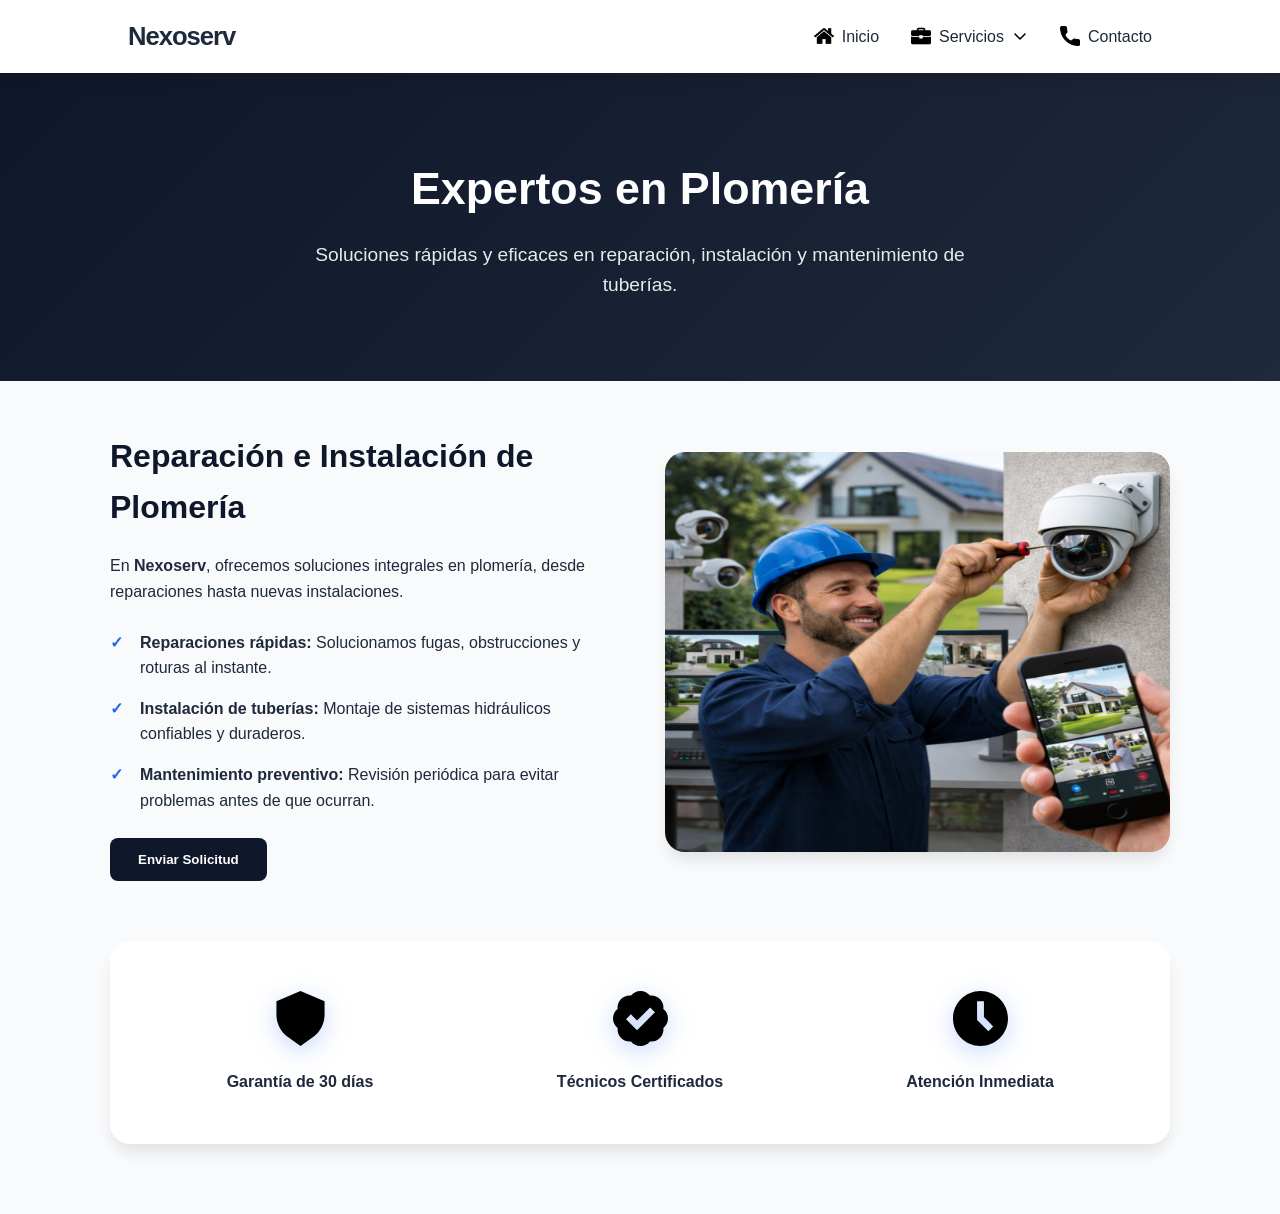
<file: plomeria.html>
<!DOCTYPE html>
<html lang="es">
<head>
    <meta charset="UTF-8">
    <meta name="viewport" content="width=device-width, initial-scale=1.0">
    <title>Plomería | Nexoserv</title>
    <meta name="description" content="Servicio técnico especializado en plomería: reparaciones, instalaciones y mantenimientos.">
    <link rel="stylesheet" href="estilos-servicios.css">
    <link rel="stylesheet" href="footer.css">
</head>
<body>

    <!-- ================= NAVEGACIÓN ================= -->
<nav class="navbar">
    <div class="logo">Nexoserv</div>

    <ul class="nav-links">
        <li>
            <a href="index.html">
                <img src="iconshome.png" alt="Inicio" class="nav-icon">
                <span>Inicio</span>
            </a>
        </li>

        <li class="dropdown">
            <a href="javascript:void(0)" class="dropbtn">
                <img src="iconsbriefcase.png" alt="Servicios" class="nav-icon">
                <span>Servicios</span>
                <img src="iconschevron-down.png" alt="Dropdown" class="nav-icon-small">
            </a>
            <div class="dropdown-content">
                <a href="climatizacion.html">Climatización</a>
                <a href="electricidad.html">Electricidad</a>
                <a href="plomeria.html">Plomería</a>
                <a href="electrodomesticos.html">Electrodomésticos</a>
                <a href="camaras.html">Cámaras de Seguridad</a>
            </div>
        </li>

        <li>
            <a href="#contacto">
                <img src="iconsphone.png" alt="Contacto" class="nav-icon">
                <span>Contacto</span>
            </a>
        </li>
    </ul>
</nav>


    <header class="service-page-header">
        <div class="container">
            <h1>Expertos en Plomería</h1>
            <p>Soluciones rápidas y eficaces en reparación, instalación y mantenimiento de tuberías.</p>
        </div>
    </header>

    <main class="container">
        <section class="details">
            <div class="detail-grid">
                <div class="detail-text">
                    <h2>Reparación e Instalación de Plomería</h2>
                    <p>En <strong>Nexoserv</strong>, ofrecemos soluciones integrales en plomería, desde reparaciones hasta nuevas instalaciones.</p>
                                        <ul class="service-list">
                        <li><strong>Reparaciones rápidas:</strong> Solucionamos fugas, obstrucciones y roturas al instante.</li>
                        <li><strong>Instalación de tuberías:</strong> Montaje de sistemas hidráulicos confiables y duraderos.</li>
                        <li><strong>Mantenimiento preventivo:</strong> Revisión periódica para evitar problemas antes de que ocurran.</li>
                    </ul>
                    <button class="abrir-formulario">Enviar Solicitud</button>
                </div>
                <div class="detail-image">
                <img src="IMAGEN3.jpg" alt="Descripción de la imagen" class="image-placeholder">
               </div>
            </div>
        </section>

        <section class="trust-icons">

    <div class="trust-item">
        <img src="trust3.svg" class="trust-svg" alt="Garantía">
        <p>Garantía de 30 días</p>
    </div>

    <div class="trust-item">
        <img src="trust1.svg" class="trust-svg" alt="Certificados">
        <p>Técnicos Certificados</p>
    </div>

    <div class="trust-item">
        <img src="trust4.svg" class="trust-svg" alt="Atención">
        <p>Atención Inmediata</p>
    </div>

</section>
        <!-- ================= MODAL FORMULARIO ================= -->
<div id="modalFormulario" class="modal">
    <div class="modal-contenido">

        <span class="cerrar-modal">&times;</span>

        <h2>Solicita tu Servicio</h2>

        <form id="formularioSolicitud">
            <input type="hidden" name="form-name" value="solicitud-servicio">

            <input type="text" name="nombre" placeholder="Nombre completo" required>
            <input type="tel" name="telefono" placeholder="Teléfono" required>

            <select name="provincia" required>
                <option value="">Selecciona tu provincia</option>
                <option>Santo Domingo</option>
                <option>Santiago</option>
                <option>La Altagracia (Punta Cana)</option>
                <option>San Cristóbal</option>
                <option>La Romana</option>
                <option>Puerto Plata</option>
                <option>San Pedro de Macorís</option>
                <option>La Vega</option>
                <option>Duarte (San Francisco de Macorís)</option>
            </select>

            <input type="text" name="ciudad" placeholder="Sector o Ciudad" required>

            <select name="tipo-servicio" required>
                <option value="">Tipo de servicio</option>
                <option>Instalación</option>
                <option>Reparación</option>
                <option>Mantenimiento</option>
            </select>

            <textarea name="descripcion" rows="4" placeholder="Describe tu problema"></textarea>

            <div class="urgente">
                <label>¿Es urgente?</label>
                <select name="urgente">
                    <option>No</option>
                    <option>Sí</option>
                </select>
            </div>

            <button type="submit" class="btn-enviar">Enviar Solicitud</button>

            <!-- MENSAJE DE ÉXITO -->
            <div class="mensaje-exito" id="mensajeExito">
                <div class="check-wrapper">
                    <svg viewBox="0 0 52 52" class="check-svg">
                        <circle cx="26" cy="26" r="25" fill="none"/>
                        <path fill="none" d="M14 27 l7 7 l16 -16"/>
                    </svg>
                </div>
                <h3>Solicitud enviada correctamente</h3>
                <p>Un técnico se pondrá en contacto contigo en breve.</p>
            </div>

        </form>

    </div>
</div>
    

         <script src="https://cdn.lordicon.com/lordicon.js"></script>
      <script src="//code.tidio.co/xysckbvhx3xlw9eiwsqm6vudtkcwblx0.js" async></script>
    
    <script src="script.js"></script>
</body>
</html>
</file>
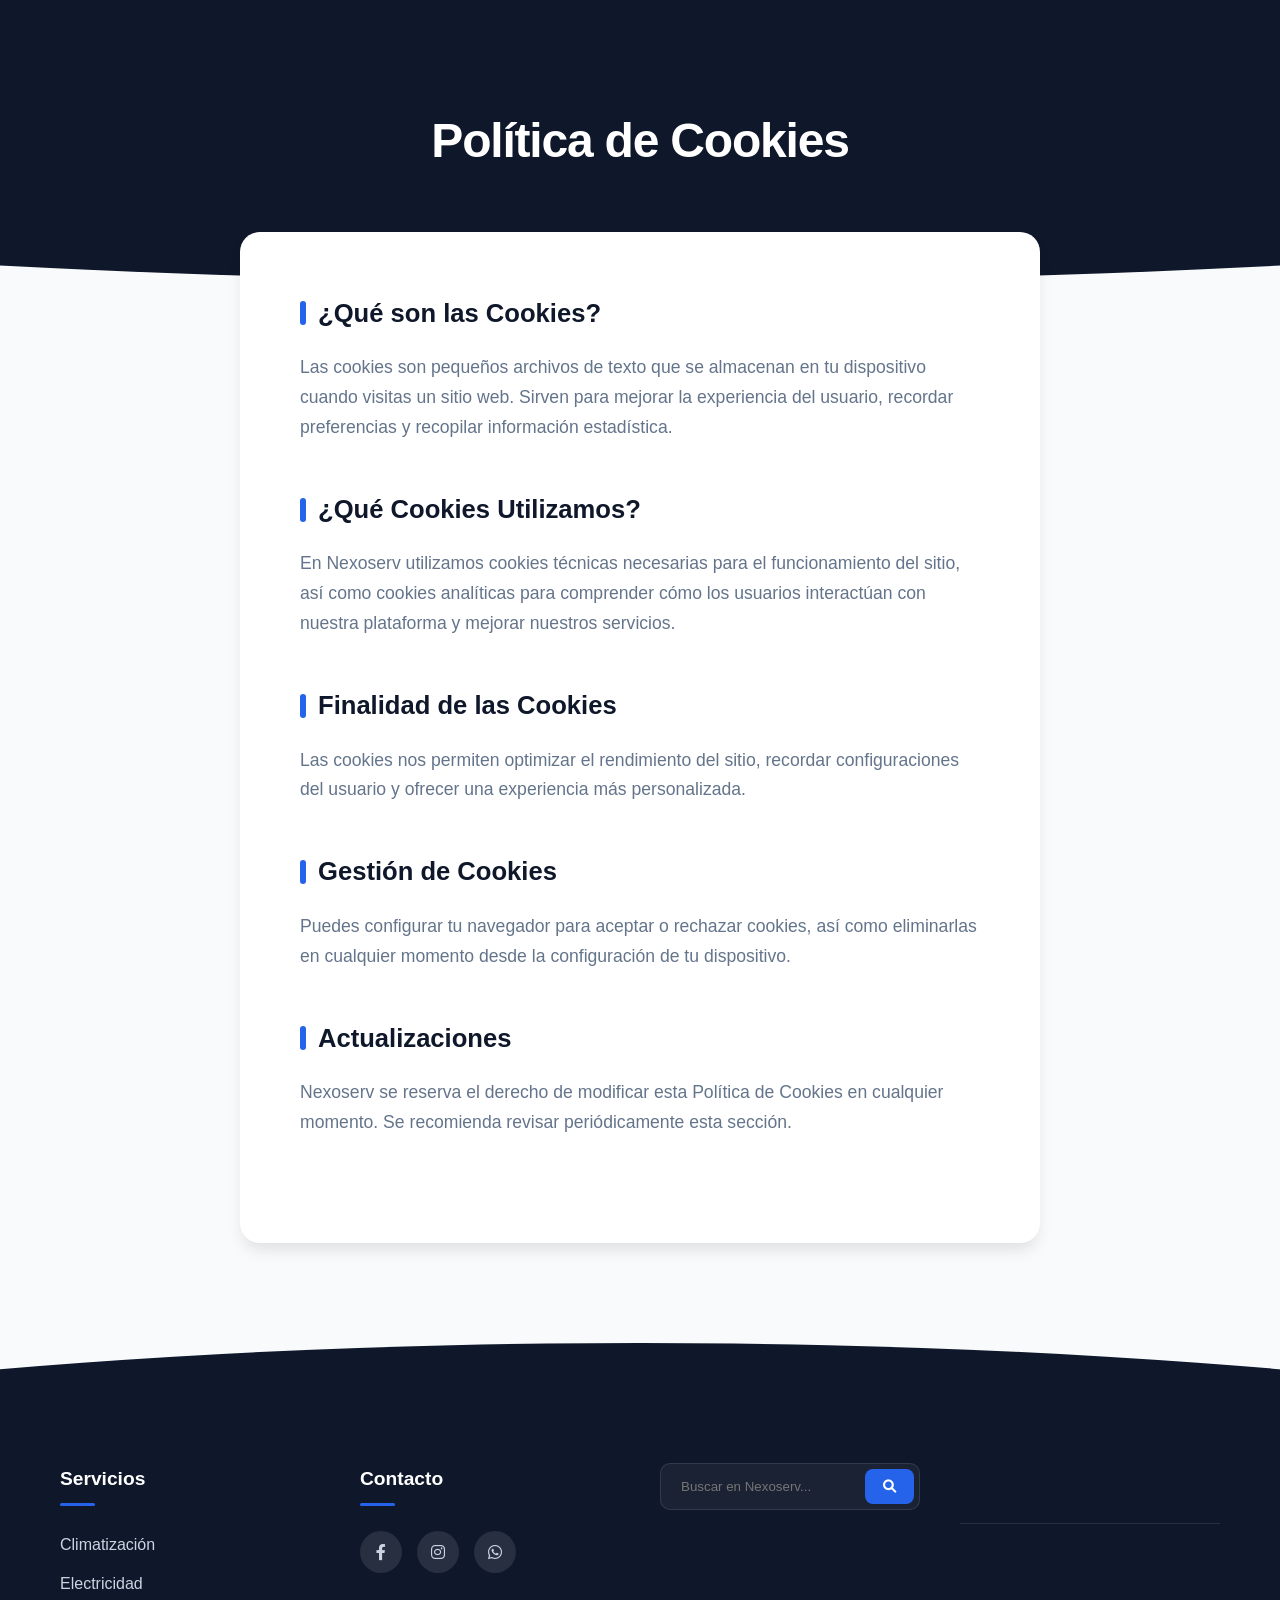
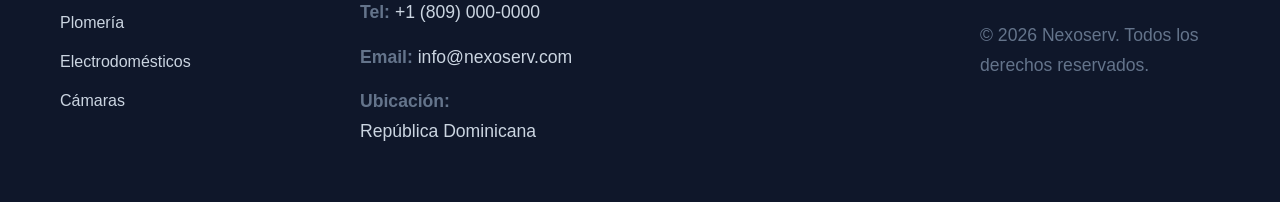
<file: politicadecookies.html>
<!DOCTYPE html>
<html lang="es">
<head>
    <meta charset="UTF-8">
    <meta name="viewport" content="width=device-width, initial-scale=1.0">
    <title>Política de Cookies | Nexoserv</title>
   
    <!-- CSS -->
    <link rel="stylesheet" href="estiloslegales.css">
    <link rel="stylesheet" href="footer.css">

 <!-- Font Awesome -->
    <link rel="stylesheet" href="https://cdnjs.cloudflare.com/ajax/libs/font-awesome/6.0.0/css/all.min.css">

     <!-- SEO Meta Tags -->
    <meta name="description" content="Nexoserv ofrece servicios de climatización, electricidad, plomería, electrodomésticos y cámaras de seguridad con técnicos certificados.">
    <meta name="keywords" content="climatización, electricidad, plomería, electrodomésticos, cámaras de seguridad, técnicos certificados">
    <meta name="author" content="Nexoserv">
    <meta property="og:title" content="Nexoserv | Técnicos Confiables">
    <meta property="og:description" content="Expertos en mantenimiento y soluciones para tu hogar o negocio.">
    <meta property="og:type" content="website">
</head>
<body>
    <header>
        <h1>Política de Cookies</h1>
    </header>

    <main>
        <section>
            <h2>¿Qué son las Cookies?</h2>
            <p>
                Las cookies son pequeños archivos de texto que se almacenan en tu dispositivo
                cuando visitas un sitio web. Sirven para mejorar la experiencia del usuario,
                recordar preferencias y recopilar información estadística.
            </p>
        </section>

        <section>
            <h2>¿Qué Cookies Utilizamos?</h2>
            <p>
                En Nexoserv utilizamos cookies técnicas necesarias para el funcionamiento
                del sitio, así como cookies analíticas para comprender cómo los usuarios
                interactúan con nuestra plataforma y mejorar nuestros servicios.
            </p>
        </section>

        <section>
            <h2>Finalidad de las Cookies</h2>
            <p>
                Las cookies nos permiten optimizar el rendimiento del sitio, recordar
                configuraciones del usuario y ofrecer una experiencia más personalizada.
            </p>
        </section>

        <section>
            <h2>Gestión de Cookies</h2>
            <p>
                Puedes configurar tu navegador para aceptar o rechazar cookies,
                así como eliminarlas en cualquier momento desde la configuración
                de tu dispositivo.
            </p>
        </section>

        <section>
            <h2>Actualizaciones</h2>
            <p>
                Nexoserv se reserva el derecho de modificar esta Política de Cookies
                en cualquier momento. Se recomienda revisar periódicamente esta sección.
            </p>
        </section>
    </main>

   <!-- ================= FOOTER PRO ================= -->
<footer class="footer">

    <div class="footer-container">

        <!-- COLUMNA 1 -->
        <div class="footer-col">
            <h3>Servicios</h3>
            <ul>
                <li><a href="climatizacion.html">Climatización</a></li>
                <li><a href="electricidad.html">Electricidad</a></li>
                <li><a href="plomeria.html">Plomería</a></li>
                <li><a href="electrodomesticos.html">Electrodomésticos</a></li>
                <li><a href="camaras.html">Cámaras</a></li>
            </ul>
        </div>

       <!-- COLUMNA 3 -->
<div class="footer-col footer-contact">
    <h3>Contacto</h3>

    <div class="footer-sociales">
        <a href="#"><i class="fab fa-facebook-f"></i></a>
        <a href="#"><i class="fab fa-instagram"></i></a>
        <a href="#"><i class="fab fa-whatsapp"></i></a>
    </div>

    <p><strong>Tel:</strong> <a href="tel:+18090000000">+1 (809) 000-0000</a></p>

    <p><strong>Email:</strong> <a href="mailto:info@nexoserv.com">info@nexoserv.com</a></p>

    <p><strong>Ubicación:</strong> <a href="https://www.google.com/maps/search/República+Dominicana" target="_blank">República Dominicana</a></p>
</div>

            <div class="footer-search">
    <form id="searchForm">
        <input type="text" id="searchInput" placeholder="Buscar en Nexoserv..." required>
        <button type="submit">
            <i class="fas fa-search"></i>
        </button>
    </form>
</div>

    <!-- Línea inferior -->
    <div class="footer-bottom">
        <p>© 2026 Nexoserv. Todos los derechos reservados.</p>
    </div>

</footer>

<!-- JS -->
<script src="script.js"></script>
</body>
</html>
</file>
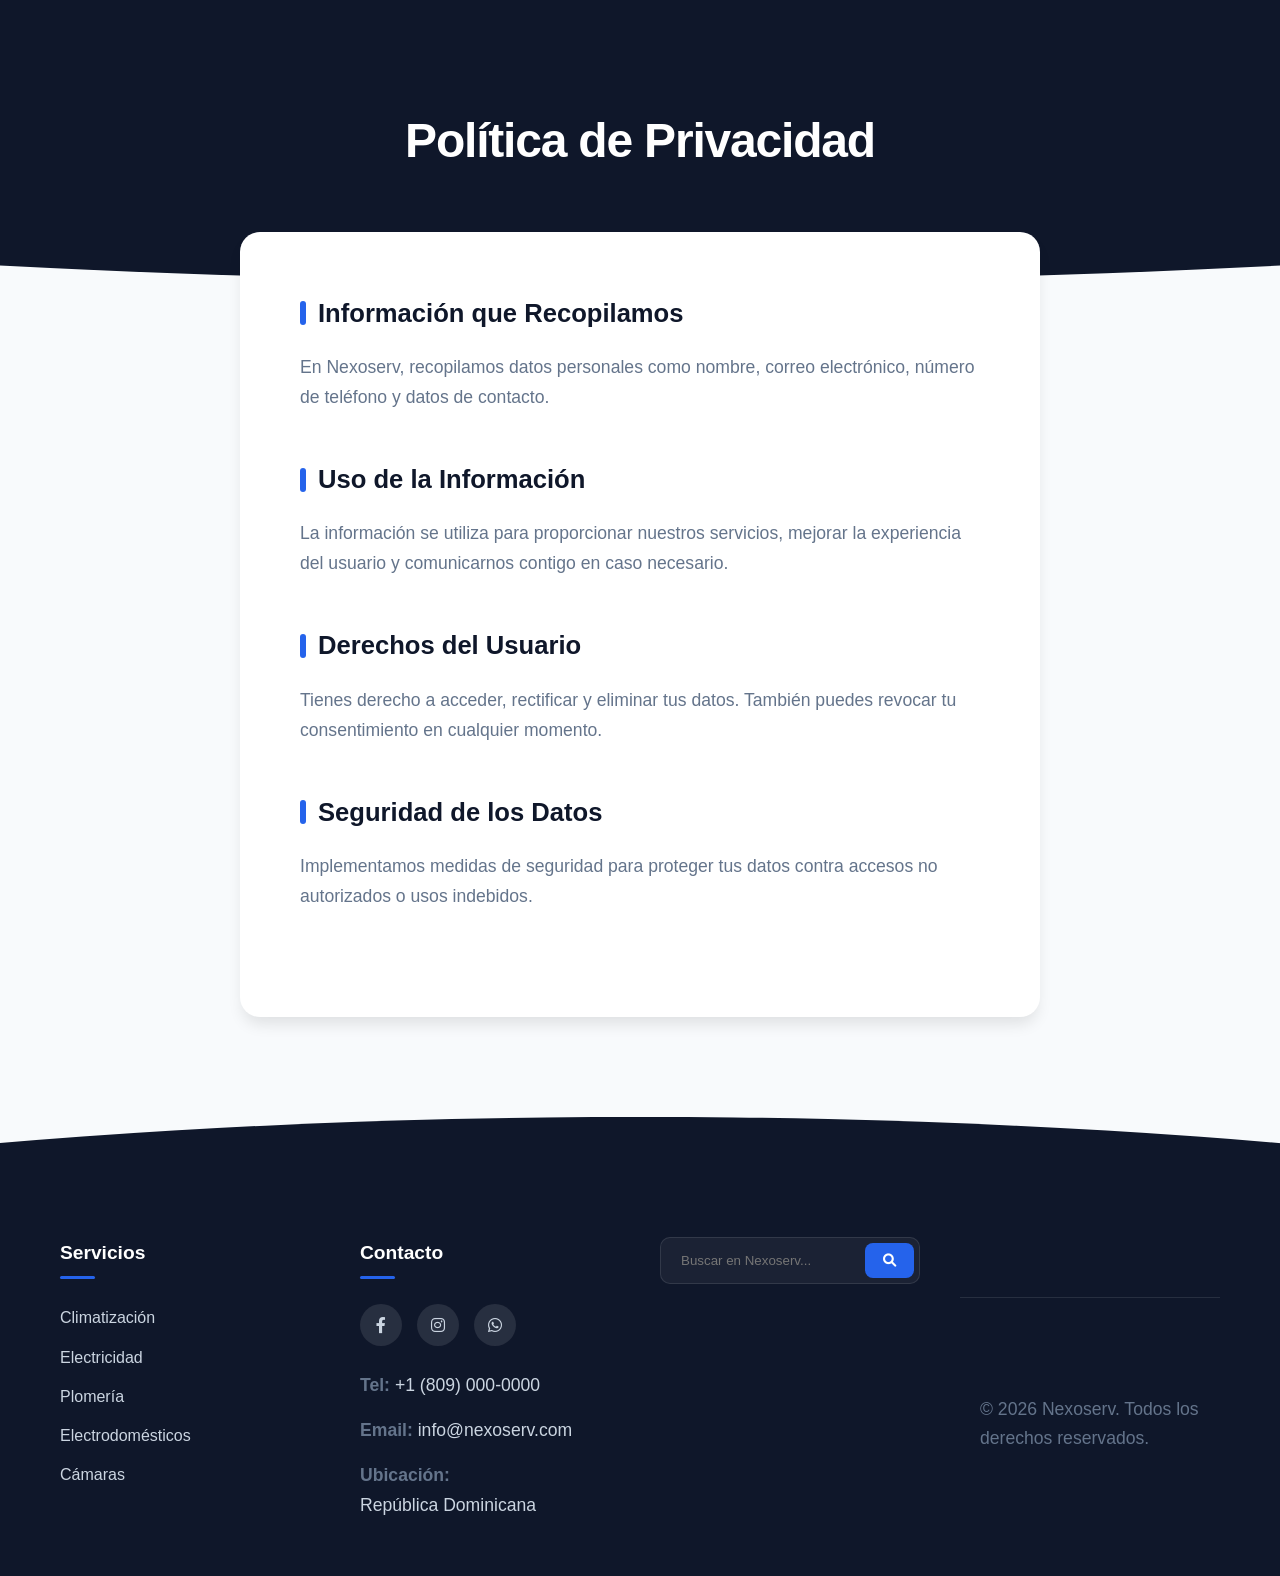
<file: privacidad.html>
<!DOCTYPE html>
<html lang="es">
<head>
    <meta charset="UTF-8">
    <meta name="viewport" content="width=device-width, initial-scale=1.0">
    <title>Política de Privacidad | Nexoserv</title>
     
     <!-- CSS -->
    <link rel="stylesheet" href="estiloslegales.css">
    <link rel="stylesheet" href="footer.css">

 <!-- Font Awesome -->
    <link rel="stylesheet" href="https://cdnjs.cloudflare.com/ajax/libs/font-awesome/6.0.0/css/all.min.css">

     <!-- SEO Meta Tags -->
    <meta name="description" content="Nexoserv ofrece servicios de climatización, electricidad, plomería, electrodomésticos y cámaras de seguridad con técnicos certificados.">
    <meta name="keywords" content="climatización, electricidad, plomería, electrodomésticos, cámaras de seguridad, técnicos certificados">
    <meta name="author" content="Nexoserv">
    <meta property="og:title" content="Nexoserv | Técnicos Confiables">
    <meta property="og:description" content="Expertos en mantenimiento y soluciones para tu hogar o negocio.">
    <meta property="og:type" content="website">
</head>
<body>
    <header>
        <h1>Política de Privacidad</h1>
    </header>
    <main>
        <section>
            <h2>Información que Recopilamos</h2>
            <p>En Nexoserv, recopilamos datos personales como nombre, correo electrónico, número de teléfono y datos de contacto.</p>
        </section>
        <section>
            <h2>Uso de la Información</h2>
            <p>La información se utiliza para proporcionar nuestros servicios, mejorar la experiencia del usuario y comunicarnos contigo en caso necesario.</p>
        </section>
        <section>
            <h2>Derechos del Usuario</h2>
            <p>Tienes derecho a acceder, rectificar y eliminar tus datos. También puedes revocar tu consentimiento en cualquier momento.</p>
        </section>
        <section>
            <h2>Seguridad de los Datos</h2>
            <p>Implementamos medidas de seguridad para proteger tus datos contra accesos no autorizados o usos indebidos.</p>
        </section>
    </main>
    <!-- ================= FOOTER PRO ================= -->
<footer class="footer">

    <div class="footer-container">

        <!-- COLUMNA 1 -->
        <div class="footer-col">
            <h3>Servicios</h3>
            <ul>
                <li><a href="climatizacion.html">Climatización</a></li>
                <li><a href="electricidad.html">Electricidad</a></li>
                <li><a href="plomeria.html">Plomería</a></li>
                <li><a href="electrodomesticos.html">Electrodomésticos</a></li>
                <li><a href="camaras.html">Cámaras</a></li>
            </ul>
        </div>

       <!-- COLUMNA 3 -->
<div class="footer-col footer-contact">
    <h3>Contacto</h3>

    <div class="footer-sociales">
        <a href="#"><i class="fab fa-facebook-f"></i></a>
        <a href="#"><i class="fab fa-instagram"></i></a>
        <a href="#"><i class="fab fa-whatsapp"></i></a>
    </div>

    <p><strong>Tel:</strong> <a href="tel:+18090000000">+1 (809) 000-0000</a></p>

    <p><strong>Email:</strong> <a href="mailto:info@nexoserv.com">info@nexoserv.com</a></p>

    <p><strong>Ubicación:</strong> <a href="https://www.google.com/maps/search/República+Dominicana" target="_blank">República Dominicana</a></p>
</div>

            <div class="footer-search">
    <form id="searchForm">
        <input type="text" id="searchInput" placeholder="Buscar en Nexoserv..." required>
        <button type="submit">
            <i class="fas fa-search"></i>
        </button>
    </form>
</div>

    <!-- Línea inferior -->
    <div class="footer-bottom">
        <p>© 2026 Nexoserv. Todos los derechos reservados.</p>
    </div>

</footer>

<!-- JS -->
<script src="script.js"></script>
</body>
</html>
</file>
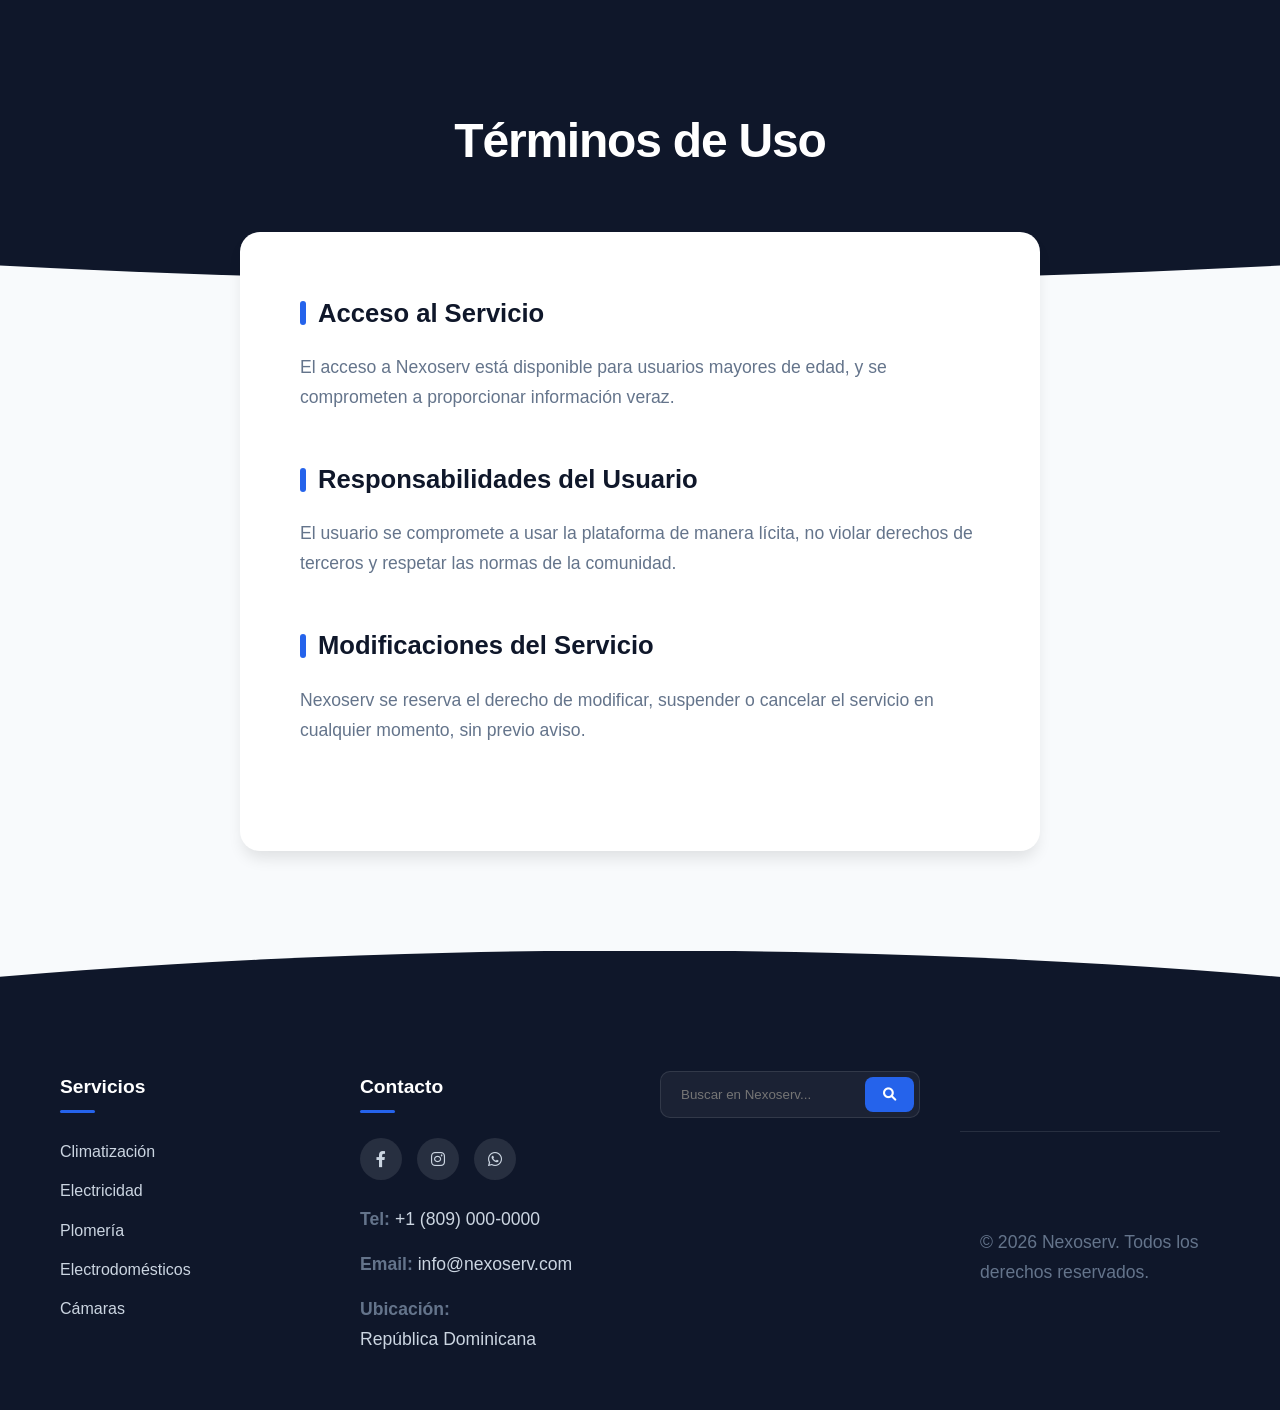
<file: terminos-uso.html>
<!DOCTYPE html>
<html lang="es">
<head>
    <meta charset="UTF-8">
    <meta name="viewport" content="width=device-width, initial-scale=1.0">
    <title>Términos de Uso | Nexoserv</title>
     
     <!-- CSS -->
    <link rel="stylesheet" href="estiloslegales.css">
    <link rel="stylesheet" href="footer.css">

 <!-- Font Awesome -->
    <link rel="stylesheet" href="https://cdnjs.cloudflare.com/ajax/libs/font-awesome/6.0.0/css/all.min.css">

     <!-- SEO Meta Tags -->
    <meta name="description" content="Nexoserv ofrece servicios de climatización, electricidad, plomería, electrodomésticos y cámaras de seguridad con técnicos certificados.">
    <meta name="keywords" content="climatización, electricidad, plomería, electrodomésticos, cámaras de seguridad, técnicos certificados">
    <meta name="author" content="Nexoserv">
    <meta property="og:title" content="Nexoserv | Técnicos Confiables">
    <meta property="og:description" content="Expertos en mantenimiento y soluciones para tu hogar o negocio.">
    <meta property="og:type" content="website">
</head>
<body>
    <header>
        <h1>Términos de Uso</h1>
    </header>
    <main>
        <section>
            <h2>Acceso al Servicio</h2>
            <p>El acceso a Nexoserv está disponible para usuarios mayores de edad, y se comprometen a proporcionar información veraz.</p>
        </section>
        <section>
            <h2>Responsabilidades del Usuario</h2>
            <p>El usuario se compromete a usar la plataforma de manera lícita, no violar derechos de terceros y respetar las normas de la comunidad.</p>
        </section>
        <section>
            <h2>Modificaciones del Servicio</h2>
            <p>Nexoserv se reserva el derecho de modificar, suspender o cancelar el servicio en cualquier momento, sin previo aviso.</p>
        </section>
    </main>
   <!-- ================= FOOTER PRO ================= -->
<footer class="footer">

    <div class="footer-container">

        <!-- COLUMNA 1 -->
        <div class="footer-col">
            <h3>Servicios</h3>
            <ul>
                <li><a href="climatizacion.html">Climatización</a></li>
                <li><a href="electricidad.html">Electricidad</a></li>
                <li><a href="plomeria.html">Plomería</a></li>
                <li><a href="electrodomesticos.html">Electrodomésticos</a></li>
                <li><a href="camaras.html">Cámaras</a></li>
            </ul>
        </div>

       <!-- COLUMNA 3 -->
<div class="footer-col footer-contact">
    <h3>Contacto</h3>

    <div class="footer-sociales">
        <a href="#"><i class="fab fa-facebook-f"></i></a>
        <a href="#"><i class="fab fa-instagram"></i></a>
        <a href="#"><i class="fab fa-whatsapp"></i></a>
    </div>

    <p><strong>Tel:</strong> <a href="tel:+18090000000">+1 (809) 000-0000</a></p>

    <p><strong>Email:</strong> <a href="mailto:info@nexoserv.com">info@nexoserv.com</a></p>

    <p><strong>Ubicación:</strong> <a href="https://www.google.com/maps/search/República+Dominicana" target="_blank">República Dominicana</a></p>
</div>

            <div class="footer-search">
    <form id="searchForm">
        <input type="text" id="searchInput" placeholder="Buscar en Nexoserv..." required>
        <button type="submit">
            <i class="fas fa-search"></i>
        </button>
    </form>
</div>

    <!-- Línea inferior -->
    <div class="footer-bottom">
        <p>© 2026 Nexoserv. Todos los derechos reservados.</p>
    </div>

</footer>


<!-- JS -->
<script src="script.js"></script>
</body>
</html>
</file>
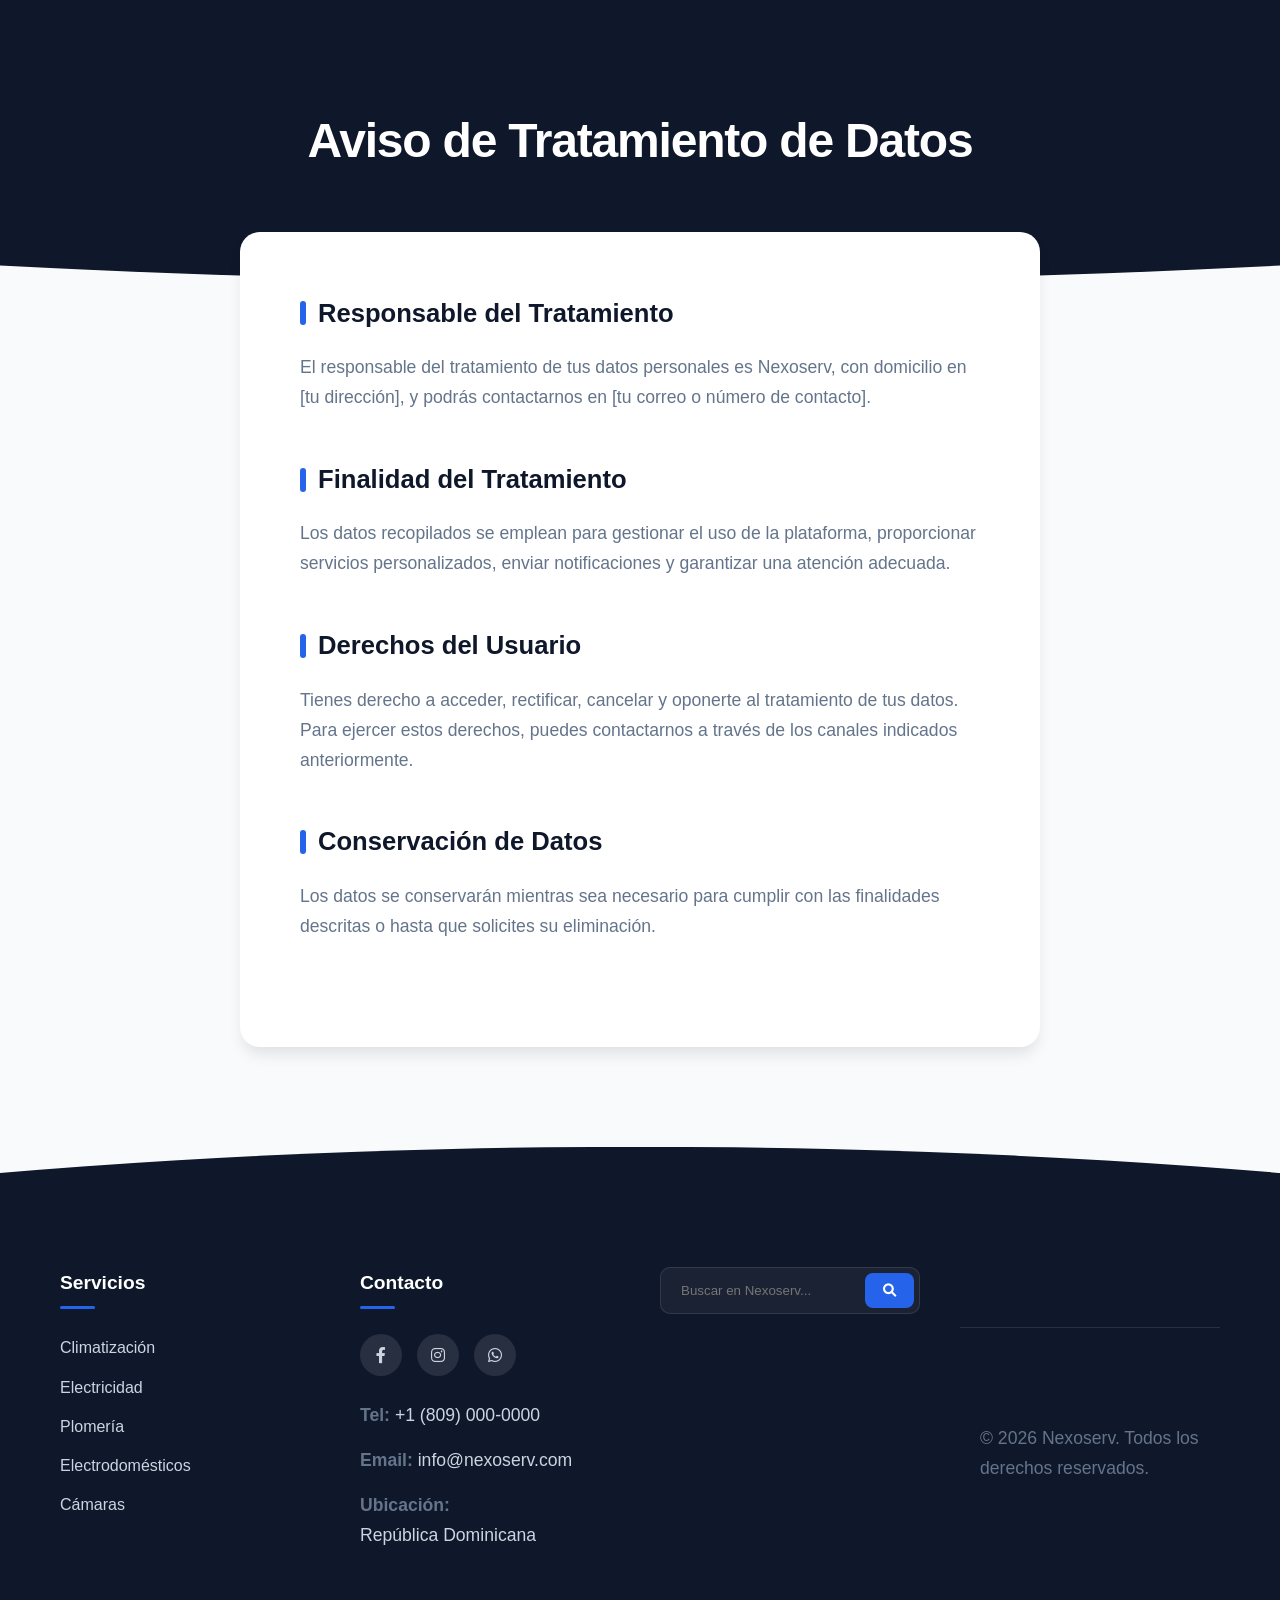
<file: tratamiento-datos.html>
<!DOCTYPE html>
<html lang="es">
<head>
    <meta charset="UTF-8">
    <meta name="viewport" content="width=device-width, initial-scale=1.0">
    <title>Aviso de Tratamiento de Datos | Nexoserv</title>
    
    <!-- CSS -->
    <link rel="stylesheet" href="estiloslegales.css">
    <link rel="stylesheet" href="footer.css">

 <!-- Font Awesome -->
    <link rel="stylesheet" href="https://cdnjs.cloudflare.com/ajax/libs/font-awesome/6.0.0/css/all.min.css">

     <!-- SEO Meta Tags -->
    <meta name="description" content="Nexoserv ofrece servicios de climatización, electricidad, plomería, electrodomésticos y cámaras de seguridad con técnicos certificados.">
    <meta name="keywords" content="climatización, electricidad, plomería, electrodomésticos, cámaras de seguridad, técnicos certificados">
    <meta name="author" content="Nexoserv">
    <meta property="og:title" content="Nexoserv | Técnicos Confiables">
    <meta property="og:description" content="Expertos en mantenimiento y soluciones para tu hogar o negocio.">
    <meta property="og:type" content="website">

</head>
<body>
    <header>
        <h1>Aviso de Tratamiento de Datos</h1>
    </header>
    <main>
        <section>
               <h2>Responsable del Tratamiento</h2>
    <p>El responsable del tratamiento de tus datos personales es Nexoserv, con domicilio en [tu dirección], y podrás contactarnos en [tu correo o número de contacto].</p>
    </section>
    <section>
        <h2>Finalidad del Tratamiento</h2>
        <p>Los datos recopilados se emplean para gestionar el uso de la plataforma, proporcionar servicios personalizados, enviar notificaciones y garantizar una atención adecuada.</p>
    </section>
    <section>
        <h2>Derechos del Usuario</h2>
        <p>Tienes derecho a acceder, rectificar, cancelar y oponerte al tratamiento de tus datos. Para ejercer estos derechos, puedes contactarnos a través de los canales indicados anteriormente.</p>
    </section>
    <section>
        <h2>Conservación de Datos</h2>
        <p>Los datos se conservarán mientras sea necesario para cumplir con las finalidades descritas o hasta que solicites su eliminación.</p>
    </section>
    </main>
    <!-- ================= FOOTER PRO ================= -->
<footer class="footer">

    <div class="footer-container">

        <!-- COLUMNA 1 -->
        <div class="footer-col">
            <h3>Servicios</h3>
            <ul>
                <li><a href="climatizacion.html">Climatización</a></li>
                <li><a href="electricidad.html">Electricidad</a></li>
                <li><a href="plomeria.html">Plomería</a></li>
                <li><a href="electrodomesticos.html">Electrodomésticos</a></li>
                <li><a href="camaras.html">Cámaras</a></li>
            </ul>
        </div>

       <!-- COLUMNA 3 -->
<div class="footer-col footer-contact">
    <h3>Contacto</h3>

    <div class="footer-sociales">
        <a href="#"><i class="fab fa-facebook-f"></i></a>
        <a href="#"><i class="fab fa-instagram"></i></a>
        <a href="#"><i class="fab fa-whatsapp"></i></a>
    </div>

    <p><strong>Tel:</strong> <a href="tel:+18090000000">+1 (809) 000-0000</a></p>

    <p><strong>Email:</strong> <a href="mailto:info@nexoserv.com">info@nexoserv.com</a></p>

    <p><strong>Ubicación:</strong> <a href="https://www.google.com/maps/search/República+Dominicana" target="_blank">República Dominicana</a></p>
</div>

            <div class="footer-search">
    <form id="searchForm">
        <input type="text" id="searchInput" placeholder="Buscar en Nexoserv..." required>
        <button type="submit">
            <i class="fas fa-search"></i>
        </button>
    </form>
</div>

    <!-- Línea inferior -->
    <div class="footer-bottom">
        <p>© 2026 Nexoserv. Todos los derechos reservados.</p>
    </div>

</footer>


<!-- JS -->
<script src="script.js"></script>
</body>
</html>
</file>
<file: estiloslegales.css>
/* =========================================
   VARIABLES Y CONFIGURACIÓN (ROOT)
   ========================================= */
:root {
    --primary-color: #0f172a;
    --secondary-color: #2563eb;
    --accent-color: #2563eb;
    --success: #2563eb;
    --bg-light: #f8fafc;
    --text-main: #1e293b;
    --text-light: #64748b;
    --white: #ffffff;
    --shadow: 0 10px 15px -3px rgba(0,0,0,0.1);
    --transition: all 0.3s ease;
}

/* =========================================
   RESET Y BASE
   ========================================= */
* {
    margin: 0;
    padding: 0;
    box-sizing: border-box;
}

body {
    font-family: 'Inter', -apple-system, BlinkMacSystemFont, "Segoe UI", Roboto, sans-serif;
    background-color: var(--bg-light);
    color: var(--text-main);
    line-height: 1.7;
    -webkit-font-smoothing: antialiased;
}

/* =========================================
   HEADER (ENCABEZADO)
   ========================================= */
header {
    background-color: var(--primary-color);
    color: var(--white);
    padding: 100px 20px;
    text-align: center;
    clip-path: ellipse(150% 100% at 50% 0%); /* Curvatura elegante */
    box-shadow: var(--shadow);
}

header h1 {
    font-size: clamp(2rem, 5vw, 3rem);
    font-weight: 800;
    letter-spacing: -0.025em;
}

/* =========================================
   CONTENIDO PRINCIPAL (MAIN)
   ========================================= */
main {
    max-width: 800px;
    margin: -50px auto 60px auto; /* Elevación sobre el header */
    background: var(--white);
    padding: 60px;
    border-radius: 20px;
    box-shadow: var(--shadow);
    position: relative;
    z-index: 10;
}

section {
    margin-bottom: 45px;
    transition: var(--transition);
}

/* Decoración en los títulos de sección */
h2 {
    color: var(--primary-color);
    font-size: 1.6rem;
    font-weight: 700;
    margin-bottom: 18px;
    display: flex;
    align-items: center;
    gap: 12px;
}

h2::before {
    content: "";
    width: 6px;
    height: 24px;
    background-color: var(--accent-color);
    border-radius: 10px;
    display: inline-block;
}

p {
    color: var(--text-light);
    font-size: 1.1rem;
    margin-bottom: 15px;
}

/* =========================================
   RESPONSIVE (ADAPTABILIDAD)
   ========================================= */
@media (max-width: 768px) {
    header {
        padding: 70px 20px;
    }

    main {
        margin: -30px 15px 40px 15px;
        padding: 35px 25px;
    }

    h2 {
        font-size: 1.3rem;
    }
}
</file>
<file: footer.css>
/* =========================================
   FOOTER PRO (CON CURVA DE IDENTIDAD)
   ========================================= */
.footer {
    background-color: var(--primary-color);
    color: var(--white);
    /* Espacio extra arriba para que la curva no tape el contenido */
    padding: 120px 0 40px 0; 
    margin-top: 100px;
    position: relative;
    
    /* LA CURVA: Identidad visual invertida para el cierre */
    clip-path: ellipse(150% 100% at 50% 100%);
    /* Nota: Esta curva hace que el fondo 'suba' de forma elegante */
}

/* Contenedor para organizar las 4 columnas */
.footer-container {
    max-width: 1200px;
    margin: 0 auto;
    padding: 0 20px;
    display: grid;
    grid-template-columns: repeat(auto-fit, minmax(220px, 1fr));
    gap: 40px;
    position: relative;
    z-index: 2;
}

/* Títulos de columna con acento */
.footer-col h3 {
    font-size: 1.2rem;
    color: var(--white);
    margin-bottom: 25px;
    position: relative;
    padding-bottom: 10px;
}

.footer-col h3::after {
    content: "";
    position: absolute;
    left: 0;
    bottom: 0;
    width: 35px;
    height: 3px;
    background-color: var(--accent-color);
    border-radius: 2px;
}

/* Enlaces con efecto de desplazamiento */
.footer-col ul { list-style: none; }
.footer-col ul li { margin-bottom: 12px; }

.footer-col a {
    color: #cbd5e1;
    text-decoration: none;
    transition: var(--transition);
    display: inline-block;
}

.footer-col a:hover {
    color: var(--white);
    transform: translateX(8px); /* Desplazamiento sutil */
}

/* Redes Sociales circulares */
.footer-sociales {
    display: flex;
    gap: 15px;
    margin-bottom: 25px;
}

.footer-sociales a {
    width: 42px;
    height: 42px;
    background: rgba(255, 255, 255, 0.1);
    display: flex;
    justify-content: center;
    align-items: center;
    border-radius: 50%;
    transition: var(--transition);
}

.footer-sociales a:hover {
    background: var(--accent-color);
    transform: translateY(-5px);
}

/* Buscador Estilo Nexoserv */
.footer-search form {
    display: flex;
    background: rgba(255, 255, 255, 0.05);
    border-radius: 10px;
    padding: 5px;
    border: 1px solid rgba(255, 255, 255, 0.1);
}

.footer-search input {
    background: transparent;
    border: none;
    padding: 10px 15px;
    color: var(--white);
    flex: 1;
    outline: none;
}

.footer-search button {
    background: var(--accent-color);
    color: var(--white);
    border: none;
    padding: 10px 18px;
    border-radius: 8px;
    cursor: pointer;
    transition: var(--transition);
}

/* Copyright y Línea Final */
.footer-bottom {
    max-width: 1200px;
    margin: 60px auto 0 auto;
    padding: 30px 20px 0 20px;
    border-top: 1px solid rgba(255, 255, 255, 0.1);
    display: flex;
    justify-content: space-between;
    align-items: center;
    flex-wrap: wrap;
    gap: 20px;
    color: var(--text-light);
}

/* Ajuste para móviles */
@media (max-width: 768px) {
    .footer {
        clip-path: ellipse(200% 100% at 50% 100%); /* Curva más plana en móvil */
        padding-top: 80px;
    }
    .footer-bottom {
        flex-direction: column;
        text-align: center;
    }
}
</file>
<file: estilos-servicios.css>
/* =========================================
   VARIABLES Y CONFIGURACIÓN
========================================= */
:root {
    --primary-color: #0f172a;
    --secondary-color: #2563eb;
    --accent-color: #2563eb;
    --success: #2563eb;
    --bg-light: #f8fafc;
    --text-main: #1e293b;
    --text-light: #64748b;
    --white: #ffffff;
    --shadow: 0 10px 15px -3px rgba(0,0,0,0.1);
    --transition: all 0.3s ease;
}

/* =========================
   RESET GLOBAL
========================= */
* {
    margin: 0;
    padding: 0;
    box-sizing: border-box;
    font-family: 'Segoe UI', Roboto, Helvetica, Arial, sans-serif;
}


/* =========================
   ESTILOS GENERALES
========================= */
body {
    background-color: var(--bg-light);
    color: var(--text-main);
    line-height: 1.6;
}


/* =========================
   CONTENEDOR PRINCIPAL
========================= */
.container {
    max-width: 1100px;
    margin: 0 auto;
    padding: 0 20px;
}

/* =========================================
   NAVBAR
   ========================================= */
.navbar {
    background: rgba(255,255,255,0.95);
    backdrop-filter: blur(10px);
    display: flex;
    justify-content: space-between;
    align-items: center;
    padding: 1rem 10%;
    position: sticky;
    top: 0;
    z-index: 1000;
    box-shadow: var(--shadow);
}

.logo {
    font-size: 1.6rem;
    font-weight: 800;
    color: var(--primary);
    letter-spacing: -1px;
}

.nav-links {
    display: flex;
    list-style: none;
    gap: 2rem;
    align-items: center;
}

.nav-links a {
    text-decoration: none;
    color: var(--text-main);
    font-weight: 500;
    display: flex;
    align-items: center;
    gap: 8px;
    transition: var(--transition);
}

.nav-links a:hover {
    color: var(--accent-color);
}

.icon-small, .nav-icon-small {
    width: 16px;
    height: 16px;
}

.nav-icon {
    width: 20px;
    height: 20px;
}

/* Dropdown */
.dropdown { position: relative; }
.dropdown-content {
    display: none;
    position: absolute;
    top: 100%;
    left: 0;
    background: var(--white);
    min-width: 220px;
    box-shadow: var(--shadow);
    border-radius: 8px;
    padding: 10px 0;
    border: 1px solid #e2e8f0;
    z-index: 10;
}
.dropdown-content a {
    padding: 10px 20px;
    display: block;
    font-size: 0.95rem;
    color: var(--text-main);
    transition: var(--transition);
}
.dropdown-content a:hover {
    background: var(--accent-color);
    color: var(--white);
}
.dropdown:hover .dropdown-content { display: block; }

/* =========================================
   HEADER DE SERVICIO
   ========================================= */
.service-page-header {
    background: linear-gradient(135deg, var(--primary-color) 0%, #1e293b 100%);
    color: var(--white);
    padding: 80px 0;
    text-align: center;
    margin-bottom: 50px;
}

.service-page-header h1 {
    font-size: 2.8rem;
    margin-bottom: 15px;
}

.service-page-header p {
    font-size: 1.2rem;
    opacity: 0.9;
    max-width: 700px;
    margin: 0 auto;
}

/* =========================================
   DETALLES DEL SERVICIO (GRID)
   ========================================= */
.detail-grid {
    display: grid;
    grid-template-columns: 1fr 1fr;
    gap: 50px;
    align-items: center;
    margin-bottom: 60px;
}

.detail-text h2 {
    font-size: 2rem;
    color: var(--primary-color);
    margin-bottom: 20px;
}

.service-list {
    list-style: none;
    margin: 25px 0;
}

.service-list li {
    margin-bottom: 15px;
    padding-left: 30px;
    position: relative;
}

.service-list li::before {
    content: "✓";
    position: absolute;
    left: 0;
    color: var(--accent-color);
    font-weight: bold;
}

.image-placeholder {
    width: 100%;
    height: 400px; /* puedes ajustar */
    background: #e2e8f0 url('IMAGEN1.jpg') center/cover no-repeat;
    border-radius: 20px;
    box-shadow: var(--shadow);
}

/* =========================================
   BOTONES
   ========================================= */
.abrir-formulario {
    background: var(--primary-color);
    color: var(--white);
    padding: 14px 28px;
    border: none;
    border-radius: 8px;
    font-weight: 600;
    cursor: pointer;
    transition: var(--transition);
}

.abrir-formulario:hover {
    background: var(--accent-color);
    transform: translateY(-2px);
    box-shadow: 0 4px 12px rgba(0,0,0,0.15);
}


/* =========================================
   ICONOS DE CONFIANZA
   ========================================= */
.trust-icons {
    display: flex;
    justify-content: space-around;
    background: var(--white);
    padding: 40px;
    border-radius: 20px;
    margin-bottom: 60px;
    box-shadow: var(--shadow);
}

.trust-item {
    text-align: center;
    font-weight: 600;
}

/* ========================================= 
   FORMULARIO MODAL MODERNO
========================================= */
.modal {
    position: fixed;
    inset: 0;
    display: none;
    justify-content: center;
    align-items: center;
    background: rgba(0,0,0,0.5);
    backdrop-filter: blur(6px);
    z-index: 9999;
    animation: fadeInModal 0.3s ease forwards;
}

@keyframes fadeInModal {
    from { opacity: 0; }
    to { opacity: 1; }
}

.modal-contenido {
    background: var(--white);
    padding: 40px 30px;
    border-radius: 20px;
    width: 90%;
    max-width: 500px;
    position: relative;
    max-height: 90vh;
    overflow-y: auto;
    box-shadow: 0 15px 35px rgba(0,0,0,0.2);
    transform: translateY(-20px);
    transition: transform 0.3s ease, opacity 0.3s ease;
}

.modal-contenido.show {
    transform: translateY(0);
    opacity: 1;
}

.cerrar-modal {
    position: absolute;
    top: 10px;
    right: 15px;
    font-size: 24px;
    font-weight: bold;
    cursor: pointer;
    transition: transform 0.3s ease;
}
.cerrar-modal:hover {
    transform: rotate(90deg);
}

/* =========================================
   INPUTS MODERNOS
========================================= */
.modal-contenido input,
.modal-contenido select,
.modal-contenido textarea {
    width: 100%;
    padding: 14px 18px;
    margin-bottom: 15px;
    border-radius: 12px;
    border: 1px solid #e2e8f0;
    font-size: 1rem;
    outline: none;
    transition: all 0.3s ease;
}

.modal-contenido input:focus,
.modal-contenido select:focus,
.modal-contenido textarea:focus {
    border-color: var(--secondary-color);
    box-shadow: 0 0 8px rgba(37, 99, 235, 0.3);
}

textarea {
    resize: none;
}

/* CAMPO URGENTE MODERNO */
.urgente {
    display: flex;
    align-items: center;
    justify-content: space-between;
    gap: 15px;
    background: #eff6ff;
    padding: 12px 15px;
    border-radius: 12px;
    border: 1px solid #cbd5e1;
}

/* =========================================
   BOTÓN DE ENVÍO MODERNO
========================================= */
.btn-enviar {
    width: 100%;
    padding: 14px 0;
    background: var(--secondary-color);
    color: var(--white);
    border: none;
    border-radius: 25px;
    font-weight: 700;
    font-size: 1rem;
    cursor: pointer;
    transition: all 0.3s ease;
    box-shadow: 0 6px 15px rgba(37, 99, 235, 0.4);
}

.btn-enviar:hover {
    background: var(--accent-color);
    transform: translateY(-2px);
    box-shadow: 0 8px 20px rgba(37, 99, 235, 0.5);
}

/* =========================================
   MENSAJE DE ÉXITO MODERNO
========================================= */
.mensaje-exito {
    display: none;
    text-align: center;
    padding: 20px 15px;
    margin-top: 20px;
    border-radius: 15px;
    background: #d1fae5;
    color: #065f46;
    box-shadow: 0 5px 15px rgba(0,0,0,0.1);
    animation: fadeIn 0.5s ease forwards;
}

.mensaje-exito h3 {
    margin-bottom: 8px;
    font-size: 1.2rem;
}

.mensaje-exito p {
    font-size: 1rem;
}

/* CHECK ANIMADO */
.check-wrapper {
    width: 60px;
    height: 60px;
    margin: 0 auto 15px;
}

.check-svg {
    width: 100%;
    height: 100%;
    stroke: var(--success);
    stroke-width: 4;
    stroke-dasharray: 100;
    stroke-dashoffset: 100;
    animation: draw 0.5s forwards;
}

@keyframes draw {
    to { stroke-dashoffset: 0; }
}

/* ============================== 
   TRUST ICONS – NEXOSERV PRO
============================== */

.trust-icons {
    display: grid;
    grid-template-columns: repeat(3, 1fr);
    gap: 40px;
    background: var(--white);
    padding: 50px 40px;
    border-radius: 20px;
    margin-bottom: 70px;
    box-shadow: var(--shadow);
    text-align: center;
}

.trust-item {
    transition: var(--transition);
}

.trust-item:hover {
    transform: translateY(-6px);
}

/* ==============================
   ICONOS CON SOMBRA
============================== */
.trust-svg {
    width: 55px;
    height: 55px;
    margin-bottom: 15px;
    transition: var(--transition);
    filter: drop-shadow(0 6px 12px rgba(37, 99, 235, 0.25));
}

/* Si el SVG usa stroke */
.trust-svg path {
    stroke: var(--secondary-color);
    stroke-width: 2;
    fill: none;
    transition: var(--transition);
}

.trust-item:hover .trust-svg {
    transform: scale(1.1);
    filter: drop-shadow(0 10px 18px rgba(15, 23, 42, 0.35));
}

.trust-item:hover .trust-svg path {
    stroke: var(--primary-color);
}

.trust-item p {
    font-weight: 600;
    color: var(--text-main);
}

/* ==============================
   RESPONSIVE
============================== */
@media (max-width: 768px) {

    .trust-icons {
        grid-template-columns: 1fr;
        gap: 30px;
        padding: 40px 25px;
    }

    .trust-svg {
        width: 48px;
        height: 48px;
    }
}
</file>
